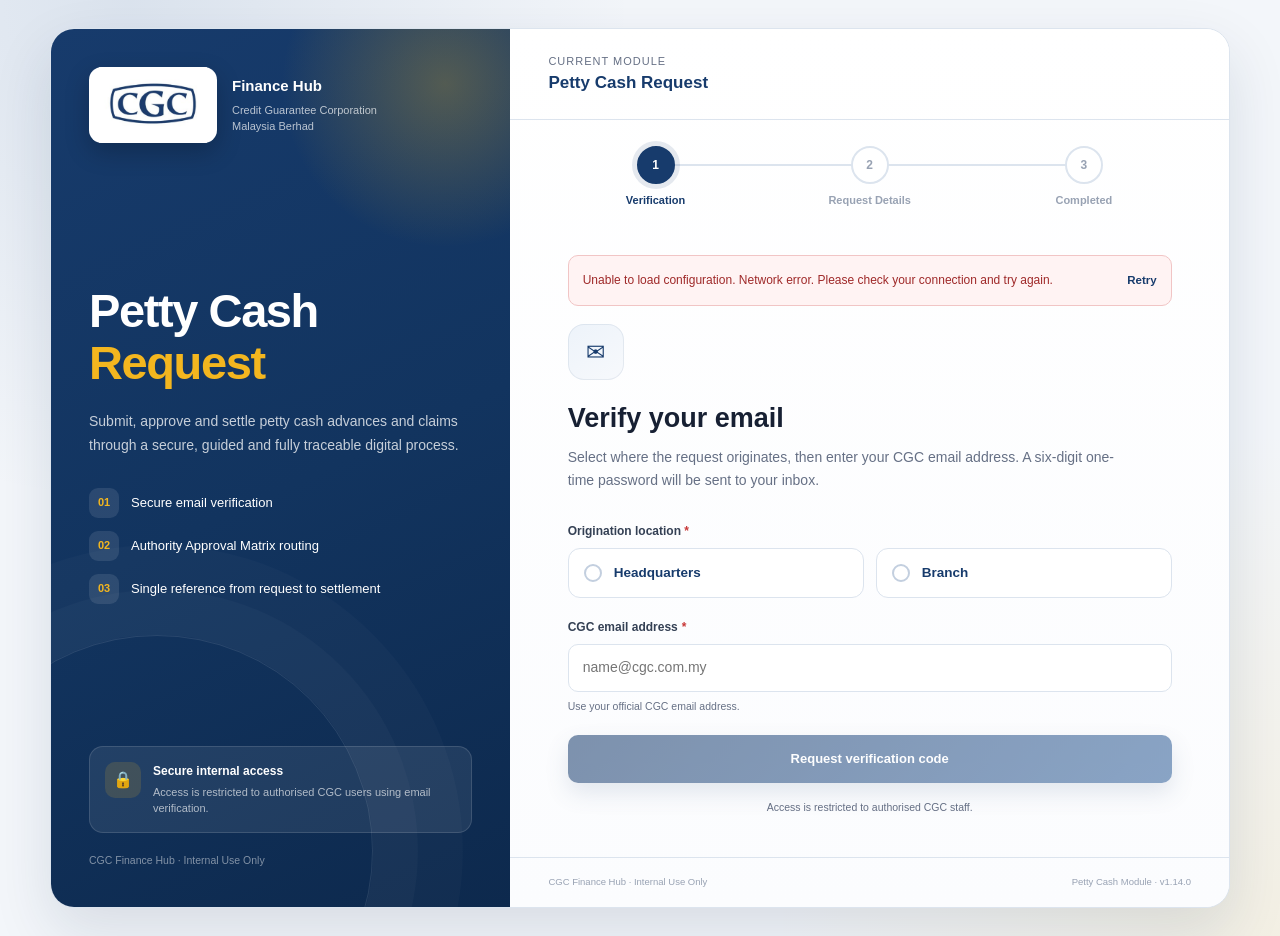
<file: pettycash/index.html>
<!DOCTYPE html>
<html lang="en">
<head>
<meta charset="UTF-8">
<meta name="viewport" content="width=device-width,initial-scale=1.0">
<meta name="description" content="CGC Finance Hub Petty Cash Request">
<title>Petty Cash Request | CGC Finance Hub</title>
<script>
/* Integrity guard: shows a visible warning if the main script below did not load completely */
window.addEventListener("load", function () {
if (typeof PC === "undefined" || !window.PC_READY) {
var d = document.createElement("div");
d.style.cssText = "position:fixed;left:0;right:0;top:0;z-index:99999;padding:14px 18px;background:#c83737;color:#fff;font:600 14px Segoe UI,Arial,sans-serif;text-align:center";
d.textContent = "This page did not load completely. Press Ctrl+Shift+R. If this message stays, the file on GitHub is incomplete or contains an error.";
document.body.appendChild(d);
}
});
</script>
<style>
:root{--navy:#173b6c;--dark:#0d294d;--blue:#2d5c97;--gold:#f3b61f;--bg:#f3f6fa;--white:#fff;--soft:#f7f9fc;--line:#dce4ee;--text:#172033;--muted:#667085;--green:#16835a;--red:#c83737;--shadow:0 24px 60px rgba(15,39,71,.12)}
*{box-sizing:border-box;margin:0;padding:0}html{scroll-behavior:smooth}
body{min-height:100vh;background:radial-gradient(circle at 10% 0,rgba(45,92,151,.12),transparent 34%),radial-gradient(circle at 100% 100%,rgba(243,182,31,.1),transparent 32%),var(--bg);color:var(--text);font-family:"Segoe UI",Arial,sans-serif;line-height:1.5}
button,input,select,textarea{font:inherit}.fa-hide{display:none!important}
.fa-page{min-height:100vh;padding:28px}
.fa-shell{width:min(1180px,100%);min-height:calc(100vh - 56px);margin:auto;overflow:hidden;background:#fff;border:1px solid var(--line);border-radius:24px;box-shadow:var(--shadow);display:grid;grid-template-columns:minmax(340px,39%) minmax(0,61%)}
.fa-brand{position:relative;overflow:hidden;min-height:720px;padding:38px;color:#fff;background:linear-gradient(155deg,var(--navy),#12345f 52%,var(--dark));display:flex;flex-direction:column}
.fa-brand:before{content:"";position:absolute;top:-110px;right:-100px;width:330px;height:330px;border-radius:50%;background:radial-gradient(circle,rgba(243,182,31,.28),rgba(243,182,31,.05) 58%,transparent 70%);pointer-events:none}
.fa-brand:after{content:"";position:absolute;bottom:-160px;left:-110px;width:430px;height:430px;border:1px solid rgba(255,255,255,.1);border-radius:50%;box-shadow:0 0 0 45px rgba(255,255,255,.025),0 0 0 90px rgba(255,255,255,.018);pointer-events:none}
.fa-brand-top,.fa-brand-content,.fa-security,.fa-brand-footer{position:relative;z-index:1}
.fa-brand-top{display:flex;align-items:center;gap:15px}
.fa-logo{width:128px;height:76px;flex:0 0 auto;padding:8px;overflow:hidden;border-radius:13px;background:#fff;box-shadow:0 9px 25px rgba(0,0,0,.22);display:flex;align-items:center;justify-content:center;position:relative}
.fa-logo img{display:block;width:100%;height:100%;object-fit:contain;transform:scale(1.8);transform-origin:center}.fa-logo-text{color:var(--navy);font:800 22px "Segoe UI",Arial,sans-serif;letter-spacing:2px}
.fa-brand-name strong{display:block;font-size:15px}.fa-brand-name span{display:block;max-width:190px;margin-top:4px;color:rgba(255,255,255,.7);font-size:11px}
.fa-brand-content{margin:auto 0;padding:48px 0}
.fa-brand h1{font-size:clamp(32px,4vw,47px);line-height:1.1;letter-spacing:-1.4px}.fa-brand h1 span{display:block;color:var(--gold)}
.fa-brand-description{max-width:410px;margin-top:20px;color:rgba(255,255,255,.76);font-size:14px;line-height:1.75}
.fa-features{display:grid;gap:13px;margin-top:30px}.fa-feature{display:flex;align-items:center;gap:12px;font-size:13px}
.fa-feature b{width:30px;height:30px;border-radius:9px;background:rgba(255,255,255,.1);color:var(--gold);display:grid;place-items:center;font-size:11px}
.fa-security{padding:15px;border:1px solid rgba(255,255,255,.13);border-radius:14px;background:rgba(255,255,255,.08);display:flex;gap:12px}
.fa-security-icon{width:36px;height:36px;flex:0 0 auto;border-radius:10px;background:rgba(243,182,31,.14);color:var(--gold);display:grid;place-items:center}
.fa-security strong{display:block;font-size:12px}.fa-security span{display:block;margin-top:4px;color:rgba(255,255,255,.65);font-size:11px}
.fa-brand-footer{margin-top:20px;color:rgba(255,255,255,.48);font-size:10.5px}
.fa-app{min-width:0;display:flex;flex-direction:column;background:linear-gradient(180deg,#fff,#fbfcfe)}
.fa-app-header{min-height:88px;padding:24px 38px;border-bottom:1px solid var(--line);display:flex;align-items:center;justify-content:space-between}
.fa-app-header small{display:block;color:var(--muted);font-size:11px;letter-spacing:1px;text-transform:uppercase}.fa-app-header strong{color:var(--navy);font-size:17px}
.fa-signout{padding:9px 14px;border:1px solid var(--line);border-radius:999px;background:#fff;color:var(--navy);font-size:12px;font-weight:650;cursor:pointer;transition:border-color .2s,background .2s}
.fa-signout:hover{border-color:var(--navy);background:var(--soft)}
.fa-progress{padding:26px 38px 0}
.fa-stepper{position:relative;display:grid;grid-template-columns:repeat(3,1fr)}
.fa-stepper:before{content:"";position:absolute;top:18px;left:calc(16.66% + 18px);right:calc(16.66% + 18px);height:2px;background:var(--line)}
.fa-step{position:relative;z-index:1;color:#98a2b3;text-align:center;display:flex;flex-direction:column;align-items:center}
.fa-step-number{width:38px;height:38px;margin-bottom:8px;border:2px solid var(--line);border-radius:50%;background:#fff;display:grid;place-items:center;font-size:12px;font-weight:700}
.fa-step-label{font-size:11px;font-weight:650}
.fa-step.fa-step-active{color:var(--navy)}.fa-step.fa-step-active .fa-step-number{border-color:var(--navy);background:var(--navy);color:#fff;box-shadow:0 0 0 5px rgba(23,59,108,.11)}
.fa-step.fa-step-done{color:var(--green)}.fa-step.fa-step-done .fa-step-number{border-color:var(--green);background:var(--green);color:#fff}
.fa-content{width:min(680px,100%);margin:auto;padding:46px 38px 42px;flex:1}
.fa-screen{animation:enter .3s ease}@keyframes enter{from{opacity:0;transform:translateY(10px)}to{opacity:1;transform:none}}
.fa-screen-icon{width:56px;height:56px;margin-bottom:22px;border-radius:16px;background:linear-gradient(145deg,#edf3fa,#f7f9fc);color:var(--navy);box-shadow:inset 0 0 0 1px rgba(23,59,108,.08);display:grid;place-items:center;font-size:23px}
.fa-title{font-size:27px;line-height:1.25}.fa-lead{max-width:560px;margin-top:10px;color:var(--muted);font-size:14px;line-height:1.65}
.fa-form{margin-top:30px}.fa-field{margin-bottom:20px}
.fa-field label{display:flex;gap:4px;margin-bottom:8px;color:#344054;font-size:12px;font-weight:650}
.fa-required{color:var(--red)}
.fa-field input,.fa-field select,.fa-field textarea{width:100%;min-height:48px;padding:12px 14px;border:1px solid var(--line);border-radius:10px;outline:none;background:#fff;color:var(--text);font-size:14px;transition:border-color .2s,box-shadow .2s}
.fa-field textarea{min-height:108px;resize:vertical}
.fa-field input:focus,.fa-field select:focus,.fa-field textarea:focus{border-color:var(--blue);box-shadow:0 0 0 4px rgba(45,92,151,.11)}
.fa-field input[readonly]{background:var(--soft);color:#475467;cursor:not-allowed}
.fa-field select:disabled{background:#eef1f5;color:#98a2b3;cursor:not-allowed}
.fa-bad{border-color:var(--red)!important}
.fa-hint{margin-top:7px;color:var(--muted);font-size:10.5px;display:flex;justify-content:space-between;gap:10px}
.fa-grid{display:grid;grid-template-columns:repeat(2,minmax(0,1fr));gap:16px}
.fa-btn{min-height:48px;padding:12px 20px;border:0;border-radius:10px;font-size:13px;font-weight:700;cursor:pointer;transition:transform .15s,box-shadow .2s,background .2s}
.fa-btn-primary{background:linear-gradient(135deg,var(--navy),var(--blue));color:#fff;box-shadow:0 10px 22px rgba(23,59,108,.2)}
.fa-btn-primary:hover:not(:disabled){transform:translateY(-1px);box-shadow:0 14px 28px rgba(23,59,108,.28)}
.fa-btn-secondary{border:1px solid var(--line);background:#fff;color:#344054}
.fa-btn-secondary:hover:not(:disabled){border-color:#c3cfdf;background:var(--soft)}
.fa-btn-block{width:100%}.fa-btn:disabled{cursor:not-allowed;opacity:.55}
.fa-actions{margin-top:28px;display:flex;justify-content:flex-end;gap:12px}.fa-actions-center{justify-content:center}
.fa-msg{margin-bottom:18px;padding:12px 14px;border-radius:10px;font-size:12px}
.fa-msg-error{border:1px solid #f1c5c5;background:#fff3f3;color:#9f2929}
.fa-msg-ok{border:1px solid #b8dfcf;background:#effaf5;color:#126b4b}
.fa-msg-warn{border:1px solid #f0d59d;background:#fff9ec;color:#885600}
.fa-msg-info{border:1px solid var(--line);background:var(--soft);color:#344054}
.pc-ref-row{display:flex;align-items:center;justify-content:space-between;gap:12px}
.fa-access-note{margin-top:17px;color:var(--muted);text-align:center;font-size:10.5px}
.fa-otp-email{margin-top:24px;padding:14px 16px;border:1px solid var(--line);border-radius:12px;background:var(--soft);color:var(--muted);font-size:12px}.fa-otp-email strong{color:var(--navy)}
.fa-otp-group{margin:28px 0 15px;display:grid;grid-template-columns:repeat(6,minmax(42px,58px));justify-content:center;gap:10px}
.fa-otp-box{width:100%;height:62px;border:1px solid var(--line);border-radius:12px;outline:none;text-align:center;color:var(--navy);font-size:25px;font-weight:750}
.fa-otp-box:focus{border-color:var(--blue);box-shadow:0 0 0 4px rgba(45,92,151,.11)}
.fa-otp-box.fa-filled{border-color:var(--navy);background:#f8fbff}.fa-otp-box.fa-bad{border-color:var(--red);background:#fff4f4}
.fa-otp-meta{margin-bottom:22px;color:var(--muted);text-align:center;font-size:11px}.fa-otp-meta strong{color:var(--navy)}
.fa-subactions{margin-top:16px;display:flex;justify-content:space-between}
.fa-link{padding:4px 0;border:0;background:transparent;color:var(--navy);font-size:11.5px;font-weight:650;cursor:pointer}.fa-link:disabled{color:#98a2b3;cursor:not-allowed}
.fa-summary{margin-top:7px;padding:16px 17px;border:1px solid var(--line);border-left:4px solid var(--gold);border-radius:12px;background:linear-gradient(135deg,#f8fafc,#f1f5fa);display:flex;justify-content:space-between;align-items:center;gap:12px}
.fa-summary span{color:var(--muted);font-size:11px;font-weight:650}.fa-summary strong{color:var(--navy);font-size:18px;white-space:nowrap}
.fa-success{text-align:center;padding-top:34px}
.fa-success-icon{width:76px;height:76px;margin:0 auto 22px;border:1px solid #b9dfd1;border-radius:24px;background:#ecf9f4;color:var(--green);display:grid;place-items:center;font-size:34px}
.fa-reference{margin:26px auto 14px;padding:18px;border:1px dashed var(--blue);border-radius:14px;background:#f6f9fd}
.fa-reference span{display:block;color:var(--muted);font-size:10px;font-weight:700;text-transform:uppercase}.fa-reference strong{color:var(--navy);font:700 22px Consolas,monospace}
.fa-success-note{max-width:480px;margin:0 auto 20px;color:var(--muted);font-size:12px}
.fa-footer{padding:17px 38px;border-top:1px solid var(--line);color:#98a2b3;font-size:9.5px;display:flex;justify-content:space-between}
.fa-loader{position:fixed;inset:0;z-index:9999;background:rgba(245,248,252,.88);display:grid;place-items:center}
.fa-loader-card{min-width:190px;padding:24px;border:1px solid var(--line);border-radius:18px;background:#fff;box-shadow:var(--shadow);text-align:center}
.fa-spinner{width:40px;height:40px;margin:0 auto 13px;border:4px solid #e4eaf1;border-top-color:var(--navy);border-radius:50%;animation:spin .75s linear infinite}@keyframes spin{to{transform:rotate(360deg)}}
.fa-upload{border:1.5px dashed #c3cfdf;border-radius:12px;background:var(--soft)}.fa-upload:hover,.fa-upload.fa-drag{border-color:var(--blue);background:#eef4fb}
.fa-upload-input{display:none}
.fa-upload-empty{display:flex;flex-direction:column;align-items:center;gap:3px;padding:22px 16px;cursor:pointer;text-align:center;color:#344054;font-size:13px}.fa-upload-empty strong{color:var(--navy)}.fa-upload-empty small{color:var(--muted);font-size:11px}
.fa-upload-icon{width:42px;height:42px;margin-bottom:6px;border-radius:12px;background:#fff;box-shadow:inset 0 0 0 1px var(--line);display:grid;place-items:center;color:var(--navy);font-size:19px}
.fa-upload.fa-has-file{border-style:solid;border-color:var(--line);background:#fff}.fa-upload-files{padding:14px}
.fa-upload-summary{display:flex;align-items:center;justify-content:space-between;gap:12px;padding-bottom:12px;border-bottom:1px solid var(--line)}
.fa-upload-summary strong{display:block;color:var(--navy);font-size:13px}.fa-upload-summary small{display:block;margin-top:2px;color:var(--muted);font-size:10.5px}
.fa-upload-summary-actions{display:flex;gap:8px}
.fa-upload-add,.fa-file-remove{padding:7px 12px;border:1px solid var(--line);border-radius:8px;background:#fff;color:var(--navy);font-size:12px;font-weight:650;cursor:pointer}.fa-file-remove{color:#b42318}
.fa-upload-file-list{display:grid;gap:9px;margin-top:12px}
.fa-upload-file-row{display:flex;align-items:center;gap:11px;padding:10px 11px;border:1px solid var(--line);border-radius:10px;background:var(--soft)}
.fa-file-icon{width:40px;height:40px;flex:0 0 auto;border-radius:10px;background:linear-gradient(145deg,var(--navy),var(--blue));color:#fff;display:grid;place-items:center;font-size:10px;font-weight:800}
.fa-file-info{flex:1;min-width:0}.fa-file-info strong{display:block;overflow:hidden;font-size:12.5px;text-overflow:ellipsis;white-space:nowrap}.fa-file-info small{display:block;color:var(--muted);font-size:10.5px}
.fa-file-remove-one{width:32px;height:32px;flex:0 0 auto;border:1px solid var(--line);border-radius:8px;background:#fff;color:var(--red);font-size:16px;cursor:pointer}
.pc-hero{position:relative;overflow:hidden;margin-bottom:30px;padding:24px 30px 28px;border-radius:20px;color:#fff;background:linear-gradient(135deg,#1a4278 0%,var(--navy) 38%,var(--dark) 100%);box-shadow:0 18px 38px rgba(15,39,71,.2),inset 0 1px 0 rgba(255,255,255,.1)}
.pc-hero:before{content:"";position:absolute;top:-110px;right:-70px;width:300px;height:300px;border-radius:50%;background:radial-gradient(circle,rgba(96,165,250,.30),rgba(96,165,250,.07) 55%,transparent 70%);pointer-events:none}
.pc-hero:after{content:"";position:absolute;left:0;right:0;bottom:0;height:3px;background:linear-gradient(90deg,var(--gold),rgba(243,182,31,.55) 45%,rgba(243,182,31,0) 100%);pointer-events:none}
.pc-hero>*{position:relative;z-index:1}
.pc-hero-top{display:flex;align-items:center;justify-content:space-between;gap:14px;flex-wrap:wrap}
.pc-hero-date{display:inline-flex;align-items:center;gap:9px;color:rgba(255,255,255,.68);font-size:10.5px;font-weight:650;letter-spacing:1.1px;text-transform:uppercase}
.pc-hero-icon{width:26px;height:26px;display:grid;place-items:center;border-radius:8px;background:rgba(96,165,250,.18);color:#bfdbfe}
.pc-hero-icon svg{width:15px;height:15px}
.pc-hero-loc{display:inline-flex;align-items:center;gap:8px;padding:6px 14px;border:1px solid rgba(147,197,253,.45);border-radius:999px;background:rgba(96,165,250,.16);color:#dbeafe;font-size:11px;font-weight:700;letter-spacing:.3px}
.pc-hero-loc:before{content:"";width:6px;height:6px;border-radius:50%;background:#93c5fd;box-shadow:0 0 0 3px rgba(147,197,253,.25)}
.pc-hero h2{margin-top:18px;font-size:31px;line-height:1.2;font-weight:650;letter-spacing:-.7px}
.pc-hero h2 span{color:var(--gold)}
.pc-hero p{margin-top:14px;padding-top:14px;border-top:1px solid rgba(255,255,255,.12);max-width:520px;color:rgba(255,255,255,.76);font-size:13px;line-height:1.6}
.pc-lock{position:relative}
.pc-lock input{padding-right:42px;font-weight:600}
.pc-lock:after{content:"";position:absolute;right:15px;top:50%;width:15px;height:15px;transform:translateY(-50%);background:url("data:image/svg+xml;utf8,%3Csvg xmlns='http://www.w3.org/2000/svg' viewBox='0 0 24 24' fill='none' stroke='%2398a2b3' stroke-width='2' stroke-linecap='round' stroke-linejoin='round'%3E%3Crect x='4' y='11' width='16' height='10' rx='2'/%3E%3Cpath d='M8 11V7a4 4 0 018 0v4'/%3E%3C/svg%3E") center/contain no-repeat;pointer-events:none}
.pc-label{display:block;margin-bottom:8px;color:#344054;font-size:12px;font-weight:650}
.pc-choices{display:grid;grid-template-columns:repeat(2,minmax(0,1fr));gap:12px;margin-bottom:20px}
.pc-choice{position:relative;display:flex;align-items:center;gap:12px;padding:14px 15px;border:1px solid var(--line);border-radius:12px;background:#fff;cursor:pointer;transition:border-color .2s,box-shadow .2s,background .2s}
.pc-choice:hover{border-color:#c3cfdf}
.pc-choice input{position:absolute;opacity:0;pointer-events:none}
.pc-dot{width:18px;height:18px;flex:0 0 auto;border:2px solid #c3cfdf;border-radius:50%;background:#fff}
.pc-choice strong{display:block;color:var(--navy);font-size:13.5px}.pc-choice small{display:block;margin-top:2px;color:var(--muted);font-size:11px;line-height:1.45}
.pc-choice.pc-checked{border-color:var(--navy);background:#f6f9fd;box-shadow:0 0 0 4px rgba(23,59,108,.08)}
.pc-choice.pc-checked .pc-dot{border-color:var(--navy);background:var(--navy);box-shadow:inset 0 0 0 3px #fff}
.pc-choices.fa-bad .pc-choice{border-color:var(--red)}
.pc-sechead{display:flex;justify-content:space-between;align-items:baseline;gap:12px;margin-bottom:10px}
.pc-sechead span{color:var(--muted);font-size:11px;font-weight:650;letter-spacing:.6px;text-transform:uppercase}
.pc-sechead strong{color:var(--navy);font-size:12px}
.pc-secbar{display:grid;grid-template-columns:repeat(7,1fr);gap:5px;margin-bottom:28px}
.pc-secbar i{height:4px;border-radius:4px;background:var(--line);transition:background .25s}
.pc-secbar i.pc-on{background:var(--navy)}.pc-secbar i.pc-done{background:var(--green)}
.pc-section{animation:enter .25s ease}
.pc-subtitle{font-size:21px;line-height:1.3;color:var(--text)}
.pc-sublead{margin:8px 0 24px;color:var(--muted);font-size:13px;line-height:1.6}
.pc-note{margin-bottom:20px;padding:12px 14px;border:1px solid var(--line);border-left:4px solid var(--navy);border-radius:10px;background:var(--soft);color:#344054;font-size:12px}
.pc-gl-card{margin-bottom:20px;padding:14px 16px;border:1px solid var(--line);border-radius:12px;background:var(--soft)}
.pc-meta{display:grid;grid-template-columns:repeat(2,minmax(0,1fr));gap:10px 16px}
.pc-meta small{display:block;color:var(--muted);font-size:9.5px;font-weight:700;letter-spacing:.5px;text-transform:uppercase}
.pc-meta b{display:block;color:var(--text);font-size:12.5px;font-weight:650;word-break:break-word}
.pc-meta .pc-full{grid-column:1/-1}
.pc-review{margin-bottom:12px;border:1px solid var(--line);border-radius:14px;background:#fff;overflow:hidden}
.pc-review-head{display:flex;justify-content:space-between;align-items:center;padding:11px 16px;border-bottom:1px solid var(--line);background:var(--soft)}
.pc-review-head strong{color:var(--navy);font-size:12.5px}
.pc-review .pc-meta{padding:14px 16px}
.pc-declare{margin-top:18px;padding:15px 16px;border:1px solid var(--line);border-left:4px solid var(--gold);border-radius:12px;background:#fffdf6;font-size:12px;color:#344054}
.pc-check{display:flex;align-items:flex-start;gap:10px;margin-top:12px;font-weight:650;cursor:pointer}
.pc-check input{width:17px;height:17px;margin-top:2px;accent-color:var(--navy)}
.pc-nav{margin-top:28px;display:flex;justify-content:space-between;gap:12px}

.pc-header-actions{display:flex;align-items:center;gap:9px}
.pc-history-overlay{position:fixed;inset:0;z-index:10000;padding:24px;background:rgba(13,41,77,.7);overflow:auto}
.pc-history-panel{width:min(980px,100%);margin:auto;border-radius:20px;background:#fff;box-shadow:0 24px 70px rgba(0,0,0,.25);overflow:hidden}
.pc-history-head{display:flex;align-items:center;gap:16px;padding:22px 26px;border-bottom:1px solid var(--line);background:linear-gradient(135deg,#f8fafc,#eef4fb)}
.pc-history-head h2{color:var(--navy);font-size:22px}.pc-history-head p{color:var(--muted);font-size:12px}.pc-history-close{margin-left:auto;width:38px;height:38px;border:1px solid var(--line);border-radius:10px;background:#fff;color:var(--navy);font-size:22px;cursor:pointer}
.pc-history-body{padding:24px 26px 30px}.pc-history-toolbar{display:flex;align-items:center;gap:12px;margin-bottom:18px}.pc-history-count{color:var(--muted);font-size:12px}.pc-history-refresh{margin-left:auto}
.pc-history-list{display:grid;gap:12px}.pc-history-item{width:100%;padding:16px 18px;border:1px solid var(--line);border-radius:14px;background:#fff;text-align:left;cursor:pointer;transition:.18s}.pc-history-item:hover{border-color:var(--blue);box-shadow:0 9px 24px rgba(23,59,108,.1);transform:translateY(-1px)}
.pc-history-item-top{display:flex;align-items:center;gap:12px}.pc-history-ref{color:var(--navy);font-weight:750}.pc-history-status{margin-left:auto;padding:5px 9px;border-radius:999px;background:#eef4fb;color:var(--navy);font-size:10px;font-weight:700}.pc-history-meta{display:flex;flex-wrap:wrap;gap:8px 18px;margin-top:8px;color:var(--muted);font-size:11px}.pc-history-amount{color:var(--text);font-weight:700}
.pc-history-empty{padding:44px 18px;border:1px dashed var(--line);border-radius:14px;background:var(--soft);color:var(--muted);text-align:center}.pc-history-detail{margin-top:20px;padding-top:20px;border-top:1px solid var(--line)}.pc-history-detail-title{display:flex;align-items:center;gap:12px;margin-bottom:14px}.pc-history-detail-title h3{color:var(--navy);font-size:17px}.pc-history-back{margin-left:auto}
.pc-detail-section{margin-bottom:12px;border:1px solid var(--line);border-radius:12px;overflow:hidden}.pc-detail-section h4{padding:10px 14px;background:var(--soft);color:var(--navy);font-size:12px}.pc-detail-grid{display:grid;grid-template-columns:repeat(2,minmax(0,1fr));gap:12px 18px;padding:14px}.pc-detail-grid div{min-width:0}.pc-detail-grid small{display:block;color:var(--muted);font-size:9px;font-weight:700;text-transform:uppercase}.pc-detail-grid b{display:block;margin-top:3px;font-size:12px;word-break:break-word}.pc-detail-full{grid-column:1/-1}
@media(max-width:640px){.pc-header-actions{gap:5px}.pc-header-actions .fa-signout{padding:8px 9px;font-size:10px}.pc-history-overlay{padding:0}.pc-history-panel{min-height:100vh;border-radius:0}.pc-history-head,.pc-history-body{padding:18px}.pc-detail-grid{grid-template-columns:1fr}.pc-detail-full{grid-column:auto}}
@media(max-width:940px){.fa-page{padding:0}.fa-shell{min-height:100vh;border:0;border-radius:0;box-shadow:none;grid-template-columns:1fr}.fa-brand{min-height:auto;padding:24px}.fa-brand-content{margin:35px 0 28px;padding:0}.fa-brand h1{font-size:34px}.fa-features,.fa-security,.fa-brand-footer{display:none}}
@media(max-width:640px){.fa-brand{padding:20px}.fa-logo{width:108px;height:66px}.fa-brand h1{font-size:29px}.fa-app-header{min-height:72px;padding:18px 20px}.fa-progress{padding:22px 20px 0}.fa-content{padding:34px 20px 36px}.fa-title{font-size:23px}.fa-grid,.pc-choices,.pc-meta{grid-template-columns:1fr}.fa-grid{gap:0}.fa-otp-group{grid-template-columns:repeat(6,minmax(34px,1fr));gap:6px}.fa-otp-box{height:54px;font-size:21px}.pc-nav,.fa-actions{flex-direction:column-reverse}.pc-nav .fa-btn,.fa-actions .fa-btn{width:100%}.fa-footer{padding:15px 20px;flex-direction:column;text-align:center}.pc-hero{padding:20px 20px 24px}.pc-hero h2{font-size:25px;margin-top:14px}}
</style>
</head>
<body>
<div class="fa-page"><div class="fa-shell">
<aside class="fa-brand">
<div class="fa-brand-top">
<div class="fa-logo" id="pcLogo" role="img" aria-label="CGC logo"></div>
<div class="fa-brand-name"><strong>Finance Hub</strong><span>Credit Guarantee Corporation Malaysia Berhad</span></div>
</div>
<div class="fa-brand-content">
<h1>Petty Cash <span>Request</span></h1>
<p class="fa-brand-description">Submit, approve and settle petty cash advances and claims through a secure, guided and fully traceable digital process.</p>
<div class="fa-features">
<div class="fa-feature"><b>01</b><span>Secure email verification</span></div>
<div class="fa-feature"><b>02</b><span>Authority Approval Matrix routing</span></div>
<div class="fa-feature"><b>03</b><span>Single reference from request to settlement</span></div>
</div>
</div>
<div class="fa-security">
<div class="fa-security-icon">&#128274;</div>
<div><strong>Secure internal access</strong><span>Access is restricted to authorised CGC users using email verification.</span></div>
</div>
<div class="fa-brand-footer">CGC Finance Hub &middot; Internal Use Only</div>
</aside>
<section class="fa-app">
<header class="fa-app-header">
<div><small>Current module</small><strong>Petty Cash Request</strong></div>
<div class="pc-header-actions">
<button type="button" id="pcBtnHistory" class="fa-signout fa-hide">My Request History</button>
<button type="button" id="pcBtnSignOut" class="fa-signout fa-hide">Sign out</button>
</div>
</header>
<div class="fa-progress">
<nav class="fa-stepper">
<div class="fa-step fa-step-active" data-step="1"><span class="fa-step-number">1</span><span class="fa-step-label">Verification</span></div>
<div class="fa-step" data-step="2"><span class="fa-step-number">2</span><span class="fa-step-label">Request Details</span></div>
<div class="fa-step" data-step="3"><span class="fa-step-number">3</span><span class="fa-step-label">Completed</span></div>
</nav>
</div>
<main class="fa-content">
<div id="pcRefBanner" class="fa-msg fa-hide" role="status"></div>
<section id="pcScreenEmail" class="fa-screen">
<div class="fa-screen-icon">&#9993;</div>
<h2 class="fa-title">Verify your email</h2>
<p class="fa-lead">Select where the request originates, then enter your CGC email address. A six-digit one-time password will be sent to your inbox.</p>
<div class="fa-form">
<span class="pc-label">Origination location <span class="fa-required">*</span></span>
<div class="pc-choices" id="pcLocationGroup">
<label class="pc-choice">
<input type="radio" name="pcLocation" value="HQ">
<span class="pc-dot"></span>
<span><strong>Headquarters</strong></span>
</label>
<label class="pc-choice">
<input type="radio" name="pcLocation" value="Branch">
<span class="pc-dot"></span>
<span><strong>Branch</strong></span>
</label>
</div>
<div class="fa-field fa-hide" id="pcBranchField">
<label for="pcBranch">Branch <span class="fa-required">*</span></label>
<select id="pcBranch"><option value="" selected disabled hidden>&mdash; Select &mdash;</option></select>
</div>
<div class="fa-field">
<label for="pcEmail">CGC email address <span class="fa-required">*</span></label>
<input type="email" id="pcEmail" placeholder="name@cgc.com.my" autocomplete="email" spellcheck="false">
<div class="fa-hint"><span>Use your official CGC email address.</span></div>
</div>
<div id="pcEmailMsg" class="fa-msg fa-hide" role="alert"></div>
<button type="button" id="pcBtnRequestOtp" class="fa-btn fa-btn-primary fa-btn-block" disabled>Request verification code</button>
<p class="fa-access-note">Access is restricted to authorised CGC staff.</p>
</div>
</section>
<section id="pcScreenOtp" class="fa-screen fa-hide">
<div class="fa-screen-icon">&#128274;</div>
<h2 class="fa-title">Enter verification code</h2>
<p class="fa-lead">Enter the six-digit code sent to the registered email address.</p>
<div class="fa-otp-email">Verification code sent to <strong id="pcMaskedEmail"></strong></div>
<div class="fa-otp-group">
<input type="text" maxlength="1" inputmode="numeric" class="fa-otp-box" autocomplete="one-time-code">
<input type="text" maxlength="1" inputmode="numeric" class="fa-otp-box">
<input type="text" maxlength="1" inputmode="numeric" class="fa-otp-box">
<input type="text" maxlength="1" inputmode="numeric" class="fa-otp-box">
<input type="text" maxlength="1" inputmode="numeric" class="fa-otp-box">
<input type="text" maxlength="1" inputmode="numeric" class="fa-otp-box">
</div>
<div class="fa-otp-meta">Code expires in <strong id="pcTimer">01:00</strong></div>
<div id="pcOtpMsg" class="fa-msg fa-hide"></div>
<button type="button" id="pcBtnVerify" class="fa-btn fa-btn-primary fa-btn-block">Verify and continue</button>
<div class="fa-subactions">
<button type="button" id="pcBtnResend" class="fa-link" disabled>Resend code</button>
<button type="button" id="pcBtnChangeEmail" class="fa-link">Change email address</button>
</div>
</section>
<section id="pcScreenForm" class="fa-screen fa-hide">
<div class="pc-hero">
<div class="pc-hero-top">
<span class="pc-hero-date"><span class="pc-hero-icon" id="pcGreetIcon"></span><span id="pcHeroDate"></span></span>
<span class="pc-hero-loc" id="pcUserLocation"></span>
</div>
<h2 id="pcGreeting"></h2>
<p>Complete the seven short sections below to submit your petty cash request.</p>
</div>
<div class="pc-sechead"><span id="pcSecCounter">Section 1 of 7</span><strong id="pcSecName">Requestor</strong></div>
<div class="pc-secbar" id="pcSecBar"><i></i><i></i><i></i><i></i><i></i><i></i><i></i></div>
<form id="pcForm" novalidate>
<div class="pc-section" data-section="1">
<h3 class="pc-subtitle">Requestor details</h3>
<p class="pc-sublead" id="pcReqLead">Your name and email come from your verified sign-in and cannot be edited. Select your department to continue.</p>
<div id="pcTypeBlock">
<span class="pc-label">Request type <span class="fa-required">*</span></span>
<div class="pc-choices" id="pcTypeGroup">
<label class="pc-choice">
<input type="radio" name="pcType" value="Advance">
<span class="pc-dot"></span>
<span><strong>Petty Cash Advance</strong><small>Funds required before spending</small></span>
</label>
<label class="pc-choice">
<input type="radio" name="pcType" value="Claim">
<span class="pc-dot"></span>
<span><strong>Petty Cash Claim</strong><small>Expense already incurred</small></span>
</label>
</div>
</div>
<div class="fa-grid">
<div class="fa-field"><label for="pcFullName">Full name</label><div class="pc-lock"><input id="pcFullName" readonly></div></div>
<div class="fa-field"><label for="pcEmailLocked">Email address</label><div class="pc-lock"><input id="pcEmailLocked" readonly></div></div>
</div>
<div class="fa-grid">
<div class="fa-field" id="pcDeptField"><label for="pcDepartment">Department <span class="fa-required">*</span></label><select id="pcDepartment"></select></div>
<div class="fa-field fa-hide" id="pcBranchLockField"><label for="pcBranchLocked">Branch</label><div class="pc-lock"><input id="pcBranchLocked" readonly></div></div>
<div class="fa-field"><label for="pcRequestDate">Request date</label><div class="pc-lock"><input id="pcRequestDate" readonly></div></div>
</div>
</div>
<div class="pc-section fa-hide" data-section="2">
<h3 class="pc-subtitle">Request details</h3>
<p class="pc-sublead">State the amount required and the business purpose. Every approver reviews this information.</p>
<div id="pcClaimBlock" class="fa-hide">
<div class="fa-grid">
<div class="fa-field"><label for="pcOrigRef">Original request reference <span class="fa-required">*</span></label><input id="pcOrigRef" placeholder="YYYY/MM/DD/DEPT/0001"></div>
<div class="fa-field"><label for="pcOrigAmount">Original amount (RM) <span class="fa-required">*</span></label><input type="text" id="pcOrigAmount" inputmode="decimal" autocomplete="off" placeholder="0.00"></div>
</div>
</div>
<div class="fa-grid">
<div class="fa-field"><label for="pcAmount">Amount requested (RM) <span class="fa-required">*</span></label><input type="text" id="pcAmount" inputmode="decimal" autocomplete="off" placeholder="0.00" aria-describedby="pcAmountLimit"><div class="fa-hint" id="pcAmountLimit"><span>Maximum allowed: RM 4,000.00</span></div></div>
<div class="fa-field"><label for="pcDateRequired">Date required <span class="fa-required">*</span></label><input type="date" id="pcDateRequired"></div>
</div>
<div class="fa-field">
<label for="pcPurpose">Purpose of request <span class="fa-required">*</span></label>
<textarea id="pcPurpose" maxlength="500" placeholder="Describe what the funds will be used for and why they are required"></textarea>
<div class="fa-hint"><span>Provide enough detail for approval and Finance processing.</span><span><span id="pcCharCount">0</span>/500</span></div>
</div>
<div class="fa-summary"><span>Amount requested</span><strong id="pcTotal">RM 0.00</strong></div>
</div>
<div class="pc-section fa-hide" data-section="3">
<h3 class="pc-subtitle">Budget and GL classification</h3>
<p class="pc-sublead">Select the expense classification from the SAP S/4HANA master data. The cost centre is applied automatically.</p>
<div class="fa-field"><label for="pcOpex">Class of OPEX <span class="fa-required">*</span></label><select id="pcOpex"></select></div>
<div class="fa-field"><label for="pcGl">SAP GL code <span class="fa-required">*</span></label><select id="pcGl"></select></div>
<div id="pcGlCard" class="pc-gl-card fa-hide">
<div class="pc-meta">
<div><small>Class of OPEX</small><b id="pcGlOpexClass"></b></div>
<div><small>SAP GL code</small><b id="pcGlCode"></b></div>
<div id="pcGlCostCentreRow"><small>Cost centre</small><b id="pcGlCostCentre"></b></div>
<div class="pc-full"><small>SAP GL description</small><b id="pcGlDesc"></b></div>
<div class="pc-full"><small>Type of expense</small><b id="pcGlType"></b></div>
</div>
</div>
</div>
<div class="pc-section fa-hide" data-section="4">
<h3 class="pc-subtitle">Payment details</h3>
<p class="pc-sublead">Provide the account to receive the funds. Finance transfers approved amounts via Maybank2u outside this system.</p>
<div class="fa-grid">
<div class="fa-field">
<label for="pcBank">Bank <span class="fa-required">*</span></label>
<select id="pcBank"><option value="" selected disabled hidden>&mdash; Select &mdash;</option></select>
</div>
<div class="fa-field">
<label for="pcAccount">Account number <span class="fa-required">*</span></label>
<input id="pcAccount" inputmode="numeric" autocomplete="off" placeholder="Digits only">
</div>
</div>
<div class="fa-field fa-hide" id="pcOtherBankField"><label for="pcOtherBank">Bank name <span class="fa-required">*</span></label><input id="pcOtherBank"></div>
</div>
<div class="pc-section fa-hide" data-section="5">
<h3 class="pc-subtitle">Approvals</h3>
<p class="pc-sublead">Approvers are assigned automatically from the Authority Approval Matrix and cannot be changed.</p>
<div id="pcHqApprovers">
<div class="fa-field"><label for="pcApprover1">First approver</label><div class="pc-lock"><input id="pcApprover1" readonly placeholder="Assigned automatically"></div></div>
<div class="fa-field"><label for="pcApprover2">Second approver</label><div class="pc-lock"><input id="pcApprover2" readonly placeholder="Assigned automatically"></div></div>
</div>
<div id="pcBranchApprovers" class="fa-hide">
<div class="fa-field"><label for="pcVerifier">Branch verifier</label><div class="pc-lock"><input id="pcVerifier" readonly placeholder="Assigned automatically"></div></div>
<div class="fa-field"><label for="pcBranchMgmt">Branch Management approver</label><div class="pc-lock"><input id="pcBranchMgmt" readonly placeholder="Assigned automatically"></div></div>
</div>
<div class="pc-note">After departmental approval, the request is routed to a Finance Processor, who assigns the Finance Approver under the Finance Authority Approval Matrix.</div>
</div>
<div class="pc-section fa-hide" data-section="6">
<h3 class="pc-subtitle">Supporting documents</h3>
<p class="pc-sublead">Attach the Budget Confirmation Approval (BCA) or the approved supporting paper.</p>
<div class="fa-field">
<label for="pcFile">BCA or approved supporting paper <span class="fa-required">*</span></label>
<div class="fa-upload" id="pcZone">
<input type="file" id="pcFile" class="fa-upload-input" multiple>
<label for="pcFile" class="fa-upload-empty" id="pcZoneEmpty">
<span class="fa-upload-icon">&#8679;</span>
<span><strong>Click to upload</strong> or drag and drop files</span>
<small id="pcZoneHint"></small>
</label>
<div class="fa-upload-files fa-hide" id="pcZoneSelected">
<div class="fa-upload-summary">
<div><strong id="pcFileCount">0 files selected</strong><small id="pcFileSize">0 B total</small></div>
<div class="fa-upload-summary-actions">
<label for="pcFile" class="fa-upload-add">&#10133; Add more</label>
<button type="button" id="pcRemoveAll" class="fa-file-remove">Remove all</button>
</div>
</div>
<div id="pcFileList" class="fa-upload-file-list"></div>
</div>
</div>
</div>
<div class="pc-note">Payment receipts, purchase receipts and refund documents are uploaded at later stages under the same request reference.</div>
</div>
<div class="pc-section fa-hide" data-section="7">
<h3 class="pc-subtitle">Review and submit</h3>
<p class="pc-sublead">Check every detail before submitting. Once submitted, the request is routed for approval and cannot be edited.</p>
<div id="pcReview"></div>
<div class="pc-declare">
I confirm that the information submitted is complete and accurate, and that this request is for a legitimate CGC business purpose. I will submit the payment acknowledgement, purchase receipts and any refund documents under the same request reference.
<label class="pc-check"><input type="checkbox" id="pcDeclare"><span>I accept this declaration</span></label>
</div>
</div>
<div id="pcFormMsg" class="fa-msg fa-hide" style="margin-top:20px"></div>
<div class="pc-nav">
<button type="button" id="pcBtnBack" class="fa-btn fa-btn-secondary">Back</button>
<button type="button" id="pcBtnNext" class="fa-btn fa-btn-primary">Continue</button>
</div>
</form>
</section>
<section id="pcScreenDone" class="fa-screen fa-success fa-hide">
<div class="fa-success-icon">&#10003;</div>
<h2 class="fa-title">Request submitted successfully</h2>
<p class="fa-lead" style="margin-left:auto;margin-right:auto">The request has been recorded and routed to the first approver.</p>
<div class="fa-reference"><span>Request reference number</span><strong id="pcRefNo"></strong></div>
<p class="fa-success-note">Use this reference for the payment acknowledgement, purchase receipts and any refund documents.</p>
<div class="fa-actions fa-actions-center">
<button type="button" id="pcBtnAnother" class="fa-btn fa-btn-primary">Submit another request</button>
</div>
</section>
</main>
<footer class="fa-footer"><span>CGC Finance Hub &middot; Internal Use Only</span><span>Petty Cash Module &middot; <span id="pcVersion"></span></span></footer>
</section>
</div></div>

<div id="pcHistoryOverlay" class="pc-history-overlay fa-hide" role="dialog" aria-modal="true" aria-labelledby="pcHistoryTitle">
<div class="pc-history-panel">
<div class="pc-history-head"><div><h2 id="pcHistoryTitle">My Request History</h2><p>All Petty Cash requests submitted using your verified email.</p></div><button type="button" id="pcHistoryClose" class="pc-history-close" aria-label="Close">&times;</button></div>
<div class="pc-history-body">
<div class="pc-history-toolbar"><span id="pcHistoryCount" class="pc-history-count"></span><button type="button" id="pcHistoryRefresh" class="fa-btn fa-btn-secondary pc-history-refresh">Refresh</button></div>
<div id="pcHistoryMsg" class="fa-msg fa-hide"></div>
<div id="pcHistoryList" class="pc-history-list"></div>
<div id="pcHistoryDetail" class="pc-history-detail fa-hide"></div>
</div></div></div>
<div id="pcLoader" class="fa-loader fa-hide"><div class="fa-loader-card"><div class="fa-spinner"></div><span id="pcLoaderText">Processing...</span></div></div>
<script>
/* Layout guard: removes invisible text (non-breaking or zero-width spaces) that can sneak in when code is copied from a chat window.
Left in place, each one becomes a blank item inside the flex and grid layouts and scrambles the page. */
(function () {
var INVISIBLE = /[\u00a0\u200b\u200c\u200d\u2060\ufeff]/;
var EMPTY = /^[\s\u00a0\u200b\u200c\u200d\u2060\ufeff]*$/;
var removed = 0, working = false;
function clean(root){
if (working || !root) return;
working = true;
try {
var walker = document.createTreeWalker(root, NodeFilter.SHOW_TEXT, null, false);
var doomed = [], node;
while ((node = walker.nextNode())){
var p = node.parentNode && node.parentNode.nodeName;
if (p === "SCRIPT" || p === "STYLE" || p === "TEXTAREA") continue;
if (INVISIBLE.test(node.data) && EMPTY.test(node.data)) doomed.push(node);
}
doomed.forEach(function (n) { if (n.parentNode){ n.parentNode.removeChild(n); removed++; } });
} catch (e) {}
working = false;
}
function start(){
var root = document.body;
clean(root);
console.log("Layout clean-up: removed " + removed + " invisible item(s).");
try { new MutationObserver(function(){ clean(root); }).observe(root, { childList: true, subtree: true }); } catch (e) {}
}
if (document.readyState === "loading") document.addEventListener("DOMContentLoaded", start); else start();
})();
</script>
<script>
var PC_CONFIG = {
moduleCode : "PC",
appVersion : "v1.14.0",
maxRequestAmount : 4000,
getMyRequestsUrl : "https://ca5fc5190790e573a9eafd8b611366.91.environment.api.powerplatform.com:443/powerautomate/automations/direct/cu/01/workflows/58cc81b438314d83915ccc766082f4b0/triggers/manual/paths/invoke?api-version=1&sp=%2Ftriggers%2Fmanual%2Frun&sv=1.0&sig=eTsMhJgrax_an56OyGy4TYS0qAFwsndvb79B9dcXlWw",
logoUrls : ["../assets/images/cgc-logo.jpg","/Finance-Hub/assets/images/cgc-logo.jpg","../assets/images/cgc-logo.png","assets/images/cgc-logo.jpg","../../assets/images/cgc-logo.jpg"],
requestOtpUrl : "https://ca5fc5190790e573a9eafd8b611366.91.environment.api.powerplatform.com:443/powerautomate/automations/direct/cu/11/workflows/33f0420df9d24fa581047ade11d2030b/triggers/manual/paths/invoke?api-version=1&sp=%2Ftriggers%2Fmanual%2Frun&sv=1.0&sig=2oMHnIsXj9_3fZjUGbxUx8Urya24YvMGQsZgeVdiMZ4",
verifyOtpUrl : "https://ca5fc5190790e573a9eafd8b611366.91.environment.api.powerplatform.com:443/powerautomate/automations/direct/cu/04/workflows/f6be59a13d4945efb46def390e9c78ca/triggers/manual/paths/invoke?api-version=1&sp=%2Ftriggers%2Fmanual%2Frun&sv=1.0&sig=z9sOqNYNyFxnlBceUtloiMg0xCEHqFTh5EX1Pm3RYGQ",
/* >>> PASTE THE PC_SubmitRequest HTTP POST URL BETWEEN THE QUOTES BELOW <<< */
submitUrl : "https://ca5fc5190790e573a9eafd8b611366.91.environment.api.powerplatform.com:443/powerautomate/automations/direct/cu/16/workflows/80c871b86a5b4e3894c94130dfb93693/triggers/manual/paths/invoke?api-version=1&sp=%2Ftriggers%2Fmanual%2Frun&sv=1.0&sig=5_GDNVS9esgL8LedDsFFQyf_nEIdUX9kVceq3vDJ6_Q",
/* >>> PASTE THE PC_GetReferenceData HTTP POST URL BETWEEN THE QUOTES BELOW <<< */
referenceDataUrl : "https://ca5fc5190790e573a9eafd8b611366.91.environment.api.powerplatform.com:443/powerautomate/automations/direct/cu/20/workflows/5cb2b93c382e4d7697460f922b241aae/triggers/manual/paths/invoke?api-version=1&sp=%2Ftriggers%2Fmanual%2Frun&sv=1.0&sig=P8ZH9yFa1gEKc8lFFbHexcQWnMthFUJjEznpEn4NOAQ",
allowedDomain : "cgc.com.my",
otpLength : 6,
otpValidSeconds : 60,
resendCooldown : 30,
sessionMinutes : 30,
sessionKey : "pc_session",
maxUploadMB : 10,
referenceTimeoutMs : 20000,
submitTimeoutMs : 120000,
allowedExtensions : ["pdf","doc","docx","xls","xlsx","jpg","jpeg","png"]
};
var PC = (function () {
var SECTIONS = ["Requestor","Request","Budget & GL","Payment","Approvals","Documents","Review"];
var SCREENS = ["pcScreenEmail","pcScreenOtp","pcScreenForm","pcScreenDone"];
var STEP_MAP = { pcScreenEmail:1, pcScreenOtp:1, pcScreenForm:2, pcScreenDone:3 };
var ICON_SUN = '<svg viewBox="0 0 24 24" fill="none" stroke="currentColor" stroke-width="2" stroke-linecap="round" stroke-linejoin="round"><circle cx="12" cy="12" r="4"/><path d="M12 2v2M12 20v2M4.9 4.9l1.4 1.4M17.7 17.7l1.4 1.4M2 12h2M20 12h2M4.9 19.1l1.4-1.4M17.7 6.3l1.4-1.4"/></svg>';
var ICON_MOON = '<svg viewBox="0 0 24 24" fill="none" stroke="currentColor" stroke-width="2" stroke-linecap="round" stroke-linejoin="round"><path d="M21 12.8A9 9 0 1111.2 3a7 7 0 009.8 9.8z"/></svg>';
var currentEmail = "", location = "", branch = "", requestType = "";
var userName = "", userDept = "", userDeptRaw = "";
var refData = { banks: [], departments: [], branches: [], gl: [], matrix: [] };
var approvers = { a1: null, a2: null };
var refLoaded = false, refLoading = false;
var section = 1, glRows = [], selectedGl = null, files = [], boxes = [];
var expiryTimer = null, resendTimer = null, busy = false;
function el(id){ return document.getElementById(id); }
function val(id){ var n = el(id); return String((n && n.value) || "").trim(); }
function hide(id, on){ var n = el(id); if (n) n.classList.toggle("fa-hide", on); }
function store(k, v){ try { sessionStorage.setItem(k, v); } catch(e){} }
function fetchStore(k){ try { return sessionStorage.getItem(k); } catch(e){ return null; } }
function dropStore(k){ try { sessionStorage.removeItem(k); } catch(e){} }
function loader(show, text){
el("pcLoaderText").textContent = text || "Processing\u2026";
hide("pcLoader", !show);
}
function message(id, type, text){
var box = el(id);
if (!box) return;
if (!text){ box.className = "fa-msg fa-hide"; box.textContent = ""; return; }
box.className = "fa-msg fa-msg-" + type;
box.textContent = text;
}
function showScreen(name){
SCREENS.forEach(function(id){ hide(id, id !== name); });
var active = STEP_MAP[name] || 1;
document.querySelectorAll(".fa-step").forEach(function(step){
var n = parseInt(step.getAttribute("data-step"), 10);
step.classList.toggle("fa-step-active", n === active);
step.classList.toggle("fa-step-done", n < active);
});
window.scrollTo({ top:0, behavior:"smooth" });
}
function markBad(id){ var n = el(id); if (n){ n.classList.add("fa-bad"); if (n.focus) n.focus(); } }
function clearBad(){ document.querySelectorAll(".fa-bad").forEach(function(n){ n.classList.remove("fa-bad"); }); }
function amountNumber(v){
var cleaned = String(v == null ? "" : v).replace(/,/g, "").replace(/[^0-9.]/g, "");
var firstDot = cleaned.indexOf(".");
if (firstDot !== -1) cleaned = cleaned.slice(0, firstDot + 1) + cleaned.slice(firstDot + 1).replace(/\./g, "");
var n = parseFloat(cleaned);
return isNaN(n) ? 0 : n;
}
function formatAmountInput(node, fixed){
if (!node) return;
var raw = String(node.value || "").replace(/,/g, "").replace(/[^0-9.]/g, "");
var parts = raw.split(".");
var whole = (parts.shift() || "").replace(/^0+(?=\d)/, "");
var decimals = parts.join("").slice(0, 2);
if (!whole && (raw || fixed)) whole = "0";
var n = parseInt(whole || "0", 10);
var grouped = isNaN(n) ? "" : n.toLocaleString("en-MY");
if (fixed && grouped) decimals = (decimals + "00").slice(0, 2);
node.value = grouped + ((raw.indexOf(".") !== -1 || fixed) ? "." + decimals : "");
}
function money(v){
var n = amountNumber(v);
return "RM " + (isNaN(n) ? 0 : n).toLocaleString("en-MY", { minimumFractionDigits:2, maximumFractionDigits:2 });
}
function maskEmail(email){
var p = String(email).split("@");
if (p.length !== 2) return email;
return p[0].slice(0,2) + new Array(Math.max(p[0].length - 2, 2) + 1).join("*") + "@" + p[1];
}
function escapeHtml(v){
return String(v == null ? "" : v).replace(/[&<>"']/g, function(c){
return { "&":"&amp;", "<":"&lt;", ">":"&gt;", '"':"&quot;", "'":"&#39;" }[c];
});
}
function todayIso(){
var d = new Date();
return new Date(d.getTime() - d.getTimezoneOffset() * 60000).toISOString().slice(0,10);
}
function displayDate(iso){
if (!iso) return "\u2014";
var p = iso.split("-").map(Number);
return new Date(p[0], p[1]-1, p[2]).toLocaleDateString("en-GB", { day:"2-digit", month:"short", year:"numeric" });
}
function statusOf(res){ return String((res && res.status) || "").toUpperCase(); }
function cleanStr(v){ return String(v == null ? "" : v).replace(/\s+/g, " ").trim(); }
function titleCase(s){
return String(s).toLowerCase().replace(/(^|[\s'-])([a-z])/g, function(m, a, b){ return a + b.toUpperCase(); });
}
function tidyName(name){
var n = String(name || "").trim().replace(/\s+/g, " ");
if (!n) return "";
return (n === n.toUpperCase() || n === n.toLowerCase()) ? titleCase(n) : n;
}
function deriveName(email){
var local = String(email || "").split("@")[0];
var parts = local.split(/[._\-]+/).filter(Boolean);
return parts.length ? titleCase(parts.join(" ")) : "";
}
function firstName(full){ return String(full || "").trim().split(" ")[0] || ""; }
function greetingWord(){
var h = new Date().getHours();
return h < 12 ? "Good morning" : h < 17 ? "Good afternoon" : "Good evening";
}
/* ============================================================
REFERENCE DATA (SharePoint lists through PC_GetReferenceData)
The flow returns the raw SharePoint rows, so the column names are read directly:
PC_Banks BankName
PC_Departments DeptCode, DeptName
PC_Branches BranchName, CostCentre
PC_GLMaster Scope, Department, CostCentre, GLCode, GLDescription, ExpenseType, OpexClass
PC_ApprovalMatrix Scope, AppliesTo, Approver1, Approver2 (Person columns)
All lists also use IsActive and SortOrder.
============================================================ */
function asArray(v){ return Array.isArray(v) ? v : []; }
function pick(o, keys){
if (o == null || typeof o !== "object") return "";
for (var i = 0; i < keys.length; i++){
var v = o[keys[i]];
if (v !== undefined && v !== null && cleanStr(typeof v === "object" ? (v.Value || "") : v) !== "") return v;
}
return "";
}
function pickStr(o, keys){
var v = pick(o, keys);
return cleanStr(v && typeof v === "object" ? v.Value : v);
}
function isActiveRow(o){
if (o == null || typeof o !== "object") return true;
var v = o.IsActive;
if (v === undefined) v = o.isActive;
if (v === undefined || v === null) return true;
if (typeof v === "object") v = v.Value;
if (typeof v === "string") return ["yes","true","1"].indexOf(v.toLowerCase()) !== -1;
return !!v;
}
function sortRows(rows){
return rows.map(function(r, i){
var raw = pickStr(r, ["SortOrder","sortOrder"]);
return { r:r, i:i, s: raw === "" ? 1e9 : Number(raw) };
}).sort(function(a, b){
var as = isNaN(a.s) ? 1e9 : a.s, bs = isNaN(b.s) ? 1e9 : b.s;
return (as - bs) || (a.i - b.i);
}).map(function(x){ return x.r; });
}
function prep(list){ return sortRows(asArray(list).filter(isActiveRow)); }
function normScope(v){
var s = cleanStr(v && typeof v === "object" ? v.Value : v).toLowerCase();
if (s === "hq" || s === "headquarters") return "HQ";
if (s === "branch" || s === "branches") return "Branch";
return "Both";
}
/* Reads a SharePoint Person column: { DisplayName, Email, Claims } */
function person(p){
if (Array.isArray(p)) p = p[0];
if (!p) return null;
if (typeof p === "string"){
var s = cleanStr(p);
return /@/.test(s) ? { name: s, email: s.toLowerCase() } : null;
}
var email = cleanStr(p.Email || p.email || p.EMail || "");
if (!email){
var claims = cleanStr(p.Claims || p.claims || "");
var m = claims.match(/([^|\s]+@[^|\s]+)$/);
if (m) email = m[1];
}
if (!email) return null;
return { name: cleanStr(p.DisplayName || p.displayName || p.Title || "") || email, email: email.toLowerCase() };
}
function normalizeRef(res){
var banks = prep(res.banks).map(function(b){
if (typeof b === "string") b = { BankName: b };
return { name: pickStr(b, ["BankName","name"]) };
}).filter(function(b){ return b.name; });
var departments = prep(res.departments).map(function(d){
if (typeof d === "string") d = { DeptName: d, DeptCode: d };
var name = pickStr(d, ["DeptName","name"]);
var code = pickStr(d, ["DeptCode","code"]) || name;
return { code: code, name: name || code };
}).filter(function(d){ return d.code; });
var branches = prep(res.branches).map(function(b){
if (typeof b === "string") b = { BranchName: b };
return { name: pickStr(b, ["BranchName","name"]), costCentre: pickStr(b, ["CostCentre","costCentre"]) };
}).filter(function(b){ return b.name; });
var gl = prep(res.gl).map(function(r){
return {
scope : normScope(pick(r, ["Scope","scope"])),
department : pickStr(r, ["Department","department"]),
opexClass : pickStr(r, ["OpexClass","opexClass"]),
glCode : pickStr(r, ["GLCode","glCode"]),
description : pickStr(r, ["GLDescription","description"]),
expenseType : pickStr(r, ["ExpenseType","expenseType"]),
costCentre : pickStr(r, ["CostCentre","costCentre"])
};
}).filter(function(r){ return r.glCode && r.opexClass; });
var matrix = prep(res.matrix).map(function(r){
return {
scope : normScope(pick(r, ["Scope","scope"])),
appliesTo : pickStr(r, ["AppliesTo","appliesTo","Applies_x0020_To","Applies_x0020_to"]),
a1 : person(r.Approver1 || r.approver1 || r.Approver_x0020_1 || r.Approver_x0020_One),
a2 : person(r.Approver2 || r.approver2 || r.Approver_x0020_2 || r.Approver_x0020_Two)
};
}).filter(function(r){ return r.appliesTo; });
return { banks: banks, departments: departments, branches: branches, gl: gl, matrix: matrix };
}
/* Explains exactly why no approver rows could be used */
function whyMatrixEmpty(res){
var raw = asArray(res && res.matrix);
if (!res || !("matrix" in res)) return "the flow response has no 'matrix' property. Add it to the Response body.";
if (!raw.length) return "the flow returned 0 rows. Check the Get items filter and that IsActive is Yes on the rows.";
if (!raw.filter(isActiveRow).length) return "the flow returned " + raw.length + " row(s) but all are inactive (IsActive = No).";
return "the flow returned " + raw.length + " row(s) but none could be read. Columns received: " + Object.keys(raw[0] || {}).join(", ") + ". Expected AppliesTo, Approver1, Approver2.";
}
function showRefBanner(type, text, withRetry){
var b = el("pcRefBanner");
if (!text){ b.className = "fa-msg fa-hide"; b.innerHTML = ""; return; }
b.className = "fa-msg pc-ref-row fa-msg-" + type;
b.innerHTML = "<span></span>" + (withRetry ? '<button type="button" class="fa-link" id="pcRefRetry">Retry</button>' : "");
b.firstChild.textContent = text;
if (withRetry){
el("pcRefRetry").addEventListener("click", function(){
loadReferenceData().then(function(ok){ if (ok) resumeSession(); });
});
}
}
function loadDepartments(){
var sel = el("pcDepartment");
var keep = sel.value;
sel.innerHTML =
'<option value="" selected disabled hidden>&mdash; Select &mdash;</option>' +
refData.departments.map(function(d){
return '<option value="' + escapeHtml(d.code) + '">' + escapeHtml(d.name) + '</option>';
}).join("");
if (keep && matchDepartment(keep)) sel.value = keep;
}
function loadBranches(){
var sel = el("pcBranch");
var keep = sel.value;
sel.innerHTML =
'<option value="" selected disabled hidden>&mdash; Select &mdash;</option>' +
refData.branches.map(function(b){
return '<option value="' + escapeHtml(b.name) + '">' + escapeHtml(b.name) + '</option>';
}).join("");
if (keep) sel.value = keep;
}
function loadBanks(){
var sel = el("pcBank");
var keep = sel.value;
sel.innerHTML =
'<option value="" selected disabled hidden>&mdash; Select &mdash;</option>' +
refData.banks.map(function(b){
return '<option value="' + escapeHtml(b.name) + '">' + escapeHtml(b.name) + '</option>';
}).join("");
if (keep) sel.value = keep;
}
function isOtherBank(name){ return String(name || "").trim().toLowerCase() === "other"; }
function deptName(code){
for (var i = 0; i < refData.departments.length; i++){
if (refData.departments[i].code === code) return refData.departments[i].name;
}
return code || "";
}
function matchDepartment(text){
var t = String(text || "").trim().toLowerCase();
if (!t) return "";
for (var i = 0; i < refData.departments.length; i++){
var d = refData.departments[i];
if (d.code.toLowerCase() === t || d.name.toLowerCase() === t) return d.code;
}
return "";
}
function setRequestEnabled(on){ el("pcBtnRequestOtp").disabled = !on; }
/* ---------- Approvers (from PC_ApprovalMatrix, not editable on the page) ---------- */
function apLabel(p){
if (!p) return "";
return p.name && p.name.toLowerCase() !== p.email ? p.name + " (" + p.email + ")" : p.email;
}
function apEmail(n){ return approvers["a" + n] ? approvers["a" + n].email : ""; }
function showApprovers(){
var t1 = apLabel(approvers.a1), t2 = apLabel(approvers.a2);
el("pcApprover1").value = t1; el("pcApprover2").value = t2;
el("pcVerifier").value = t1; el("pcBranchMgmt").value = t2;
}
/* HQ is matched on the department, Branch on the branch name. Branch never uses a department. */
function resolveApprovers(){
approvers.a1 = null; approvers.a2 = null;
var key = location === "HQ" ? val("pcDepartment") : (location === "Branch" ? branch : "");
if (key){
var k = key.toLowerCase();
var kn = location === "HQ" ? deptName(key).toLowerCase() : "";
var found = null;
var rows = refData.matrix || [];
for (var i = 0; i < rows.length; i++){
var r = rows[i];
if (r.scope !== location && r.scope !== "Both") continue;
var at = r.appliesTo.toLowerCase();
if (at === k || (kn && at === kn)){
found = r;
if (r.a1 && r.a2) break;
}
}
if (found){ approvers.a1 = found.a1; approvers.a2 = found.a2; }
}
showApprovers();
return !!(approvers.a1 && approvers.a2);
}
function checkApprovers(ids){
resolveApprovers();
var p1 = approvers.a1, p2 = approvers.a2;
if (!p1 || !p2){
markBad(ids[!p1 ? 0 : 1]);
return "No approvers are configured for your selection. Please contact Finance.";
}
if (p1.email === currentEmail || p2.email === currentEmail){
markBad(ids[p1.email === currentEmail ? 0 : 1]);
return "You are listed as an approver for your own request. Please contact Finance.";
}
if (p1.email === p2.email){
markBad(ids[1]);
return "The same person is set as both approvers. Please contact Finance.";
}
return null;
}
async function loadReferenceData(){
if (refLoading) return false;
if (!PC_CONFIG.referenceDataUrl){
refLoaded = false;
showRefBanner("warn", "The configuration service is not connected yet. Paste the PC_GetReferenceData URL into referenceDataUrl near the top of this page.", false);
setRequestEnabled(false);
return false;
}
refLoading = true;
showRefBanner("info", "Loading configuration\u2026", false);
setRequestEnabled(false);
try {
var res = await post(PC_CONFIG.referenceDataUrl, { moduleCode: PC_CONFIG.moduleCode }, PC_CONFIG.referenceTimeoutMs);
var st = statusOf(res);
if (st && ["OK","SUCCESS"].indexOf(st) === -1) throw new Error(res.message || "The configuration service returned an error.");
var data = normalizeRef(res);
/* Banks, departments, branches and GL are required to open the form */
var empty = [];
if (!data.banks.length) empty.push("banks");
if (!data.departments.length) empty.push("departments");
if (!data.branches.length) empty.push("branches");
if (!data.gl.length) empty.push("GL codes");
if (empty.length) throw new Error("No active " + empty.join(", ") + " found in SharePoint. Please contact the Automation team.");
refData = data;
refLoaded = true;
loadDepartments();
loadBranches();
loadBanks();
setRequestEnabled(true);
console.log("Reference data loaded:", { banks: data.banks.length, departments: data.departments.length, branches: data.branches.length, gl: data.gl.length, approverRows: data.matrix.length });
/* The approval matrix does not block sign-in. Requests cannot be submitted until it is fixed. */
if (!data.matrix.length){
showRefBanner("warn", "Approvers could not be loaded: " + whyMatrixEmpty(res) + " Requests cannot be submitted until this is fixed.", true);
} else {
showRefBanner(null);
}
return true;
} catch (e) {
refLoaded = false;
showRefBanner("error", "Unable to load configuration. " + e.message, true);
setRequestEnabled(false);
return false;
} finally {
refLoading = false;
}
}
/* Brings a still-valid session straight to the form once configuration is available */
function resumeSession(){
if (!refLoaded) return;
var s = getSession();
if (s && !el("pcScreenEmail").classList.contains("fa-hide")){
currentEmail = s.email; location = s.location; branch = s.branch || "";
enterApp(null);
}
}
function renderHero(){
var first = firstName(userName);
var h = new Date().getHours();
el("pcGreetIcon").innerHTML = h >= 17 ? ICON_MOON : ICON_SUN;
el("pcGreeting").innerHTML = escapeHtml(greetingWord()) + (first ? ', <span>' + escapeHtml(first) + '</span>' : "");
el("pcHeroDate").textContent = new Date().toLocaleDateString("en-GB", { weekday:"long", day:"numeric", month:"long", year:"numeric" });
el("pcUserLocation").textContent = location === "Branch" ? "Branch \u00b7 " + branch : "Headquarters";
}
function fillProfile(){
el("pcFullName").value = userName;
el("pcEmailLocked").value = currentEmail;
el("pcRequestDate").value = displayDate(todayIso());
el("pcBranchLocked").value = branch;
var dept = el("pcDepartment");
if (location === "HQ" && userDept) dept.value = userDept; else dept.selectedIndex = 0;
resolveApprovers();
}
async function post(url, payload, timeoutMs){
if (!url) throw new Error("This service is not configured yet. Please contact the Automation team.");
var controller = (typeof AbortController !== "undefined") ? new AbortController() : null;
var timer = (controller && timeoutMs) ? setTimeout(function(){ controller.abort(); }, timeoutMs) : null;
var response;
try {
response = await fetch(url, {
method : "POST",
headers : { "Content-Type": "application/json" },
body : JSON.stringify(payload || {}),
signal : controller ? controller.signal : undefined
});
} catch (e) {
if (e && e.name === "AbortError") throw new Error("The request timed out. Please try again.");
throw new Error("Network error. Please check your connection and try again.");
} finally {
if (timer) clearTimeout(timer);
}
var text = await response.text();
var data;
try { data = text ? JSON.parse(text) : {}; }
catch (e) { throw new Error(response.ok ? "Unexpected response received from the server." : "The server returned an error (" + response.status + "). Please check the flow run history."); }
if (!response.ok && !data.status) throw new Error(data.message || (data.error && data.error.message) || "Request failed (" + response.status + ")");
return data;
}
function saveSession(){
store(PC_CONFIG.sessionKey, JSON.stringify({
verified:true, email:currentEmail, location:location, branch:branch,
expires: Date.now() + PC_CONFIG.sessionMinutes * 60000
}));
}
function getSession(){
try {
var s = JSON.parse(fetchStore(PC_CONFIG.sessionKey) || "null");
if (!s || s.verified !== true || Date.now() > s.expires){ dropStore(PC_CONFIG.sessionKey); return null; }
return s;
} catch (e) { dropStore(PC_CONFIG.sessionKey); return null; }
}
function bindChoiceGroup(groupId, onChange){
var group = el(groupId);
group.querySelectorAll("input[type=radio]").forEach(function(radio){
radio.addEventListener("change", function(){
group.querySelectorAll(".pc-choice").forEach(function(c){
c.classList.toggle("pc-checked", c.querySelector("input").checked);
});
group.classList.remove("fa-bad");
onChange(radio.value);
});
});
}
function resetChoiceGroup(groupId){
var group = el(groupId);
group.querySelectorAll("input").forEach(function(i){ i.checked = false; });
group.querySelectorAll(".pc-choice").forEach(function(c){ c.classList.remove("pc-checked"); });
}
async function requestOtp(isResend){
var target = isResend ? "pcOtpMsg" : "pcEmailMsg";
var email = isResend ? currentEmail : val("pcEmail").toLowerCase();
if (!isResend){
clearBad();
if (!refLoaded) return message(target, "error", "The configuration has not loaded yet. Please wait or use Retry above.");
if (!location){ el("pcLocationGroup").classList.add("fa-bad"); return message(target, "error", "Please select the origination location."); }
if (location === "Branch" && !val("pcBranch")){ markBad("pcBranch"); return message(target, "error", "Please select your branch."); }
if (!/^[^@\s]+@[^@\s]+\.[^@\s]+$/.test(email)){ markBad("pcEmail"); return message(target, "error", "Please enter a valid email address."); }
if (email.slice(-("@" + PC_CONFIG.allowedDomain).length) !== "@" + PC_CONFIG.allowedDomain){ markBad("pcEmail"); return message(target, "error", "Only @" + PC_CONFIG.allowedDomain + " email addresses are permitted."); }
currentEmail = email;
branch = location === "Branch" ? val("pcBranch") : "";
}
message("pcEmailMsg", null, null);
message("pcOtpMsg", null, null);
loader(true, "Sending verification code\u2026");
try {
var res = await post(PC_CONFIG.requestOtpUrl, { moduleCode: PC_CONFIG.moduleCode, email: currentEmail });
if (["SENT","SUCCESS","OK"].indexOf(statusOf(res)) === -1){
return message(target, "error", res.message || "Unable to send the verification code. Please try again.");
}
if (res.name) store("pc_profile_name", res.name);
var dept = res.department || (res.user && res.user.department);
if (dept) store("pc_profile_dept", dept);
el("pcMaskedEmail").textContent = maskEmail(currentEmail);
clearBoxes(false);
el("pcBtnVerify").disabled = false;
startExpiry();
startResendCooldown();
showScreen("pcScreenOtp");
setTimeout(function(){ if (boxes[0]) boxes[0].focus(); }, 260);
if (isResend) message("pcOtpMsg", "ok", "A new verification code has been sent to your inbox.");
} catch (e) {
message(target, "error", e.message);
} finally {
loader(false);
}
}
async function verifyOtp(){
if (busy) return;
var code = boxes.map(function(b){ return b.value; }).join("");
if (code.length !== PC_CONFIG.otpLength){
return message("pcOtpMsg", "error", "Please enter all " + PC_CONFIG.otpLength + " digits.");
}
busy = true;
message("pcOtpMsg", null, null);
loader(true, "Verifying\u2026");
try {
var res = await post(PC_CONFIG.verifyOtpUrl, { moduleCode: PC_CONFIG.moduleCode, email: currentEmail, code: code });
var s = statusOf(res);
if (s === "VERIFIED" || s === "VALID"){
stopTimers();
saveSession();
enterApp(res);
} else if (s === "LOCKED"){
stopTimers();
clearBoxes(true);
el("pcBtnVerify").disabled = true;
el("pcBtnResend").disabled = false;
el("pcBtnResend").textContent = "Resend code";
message("pcOtpMsg", "error", res.message || "Too many incorrect attempts. Please request a new code.");
} else if (s === "EXPIRED" || s === "NO_CODE"){
clearBoxes(true);
el("pcBtnResend").disabled = false;
el("pcBtnResend").textContent = "Resend code";
message("pcOtpMsg", "warn", res.message || "This code is no longer valid. Please request a new one.");
} else {
clearBoxes(true);
message("pcOtpMsg", "error", res.message || "Incorrect verification code.");
}
} catch (e) {
message("pcOtpMsg", "error", e.message);
} finally {
busy = false;
loader(false);
}
}
function bindBoxes(){
boxes = Array.prototype.slice.call(document.querySelectorAll(".fa-otp-box"));
boxes.forEach(function(box, i){
box.addEventListener("input", function(){
box.value = box.value.replace(/\D/g, "").slice(0,1);
box.classList.toggle("fa-filled", box.value !== "");
if (box.value && i < boxes.length - 1) boxes[i+1].focus();
if (boxes.map(function(b){ return b.value; }).join("").length === PC_CONFIG.otpLength) verifyOtp();
});
box.addEventListener("keydown", function(e){
if (e.key === "Backspace" && !box.value && i > 0) boxes[i-1].focus();
if (e.key === "ArrowLeft" && i > 0) boxes[i-1].focus();
if (e.key === "ArrowRight" && i < boxes.length - 1) boxes[i+1].focus();
});
box.addEventListener("focus", function(){ box.select(); });
box.addEventListener("paste", function(e){
e.preventDefault();
var digits = ((e.clipboardData || window.clipboardData).getData("text") || "").replace(/\D/g, "").slice(0, boxes.length);
digits.split("").forEach(function(d, k){ boxes[k].value = d; boxes[k].classList.add("fa-filled"); });
if (digits.length) boxes[Math.min(digits.length, boxes.length) - 1].focus();
if (digits.length === PC_CONFIG.otpLength) verifyOtp();
});
});
}
function clearBoxes(flash){
boxes.forEach(function(b){
b.value = "";
b.classList.remove("fa-filled");
if (flash){ b.classList.add("fa-bad"); setTimeout(function(){ b.classList.remove("fa-bad"); }, 520); }
});
if (boxes[0]) boxes[0].focus();
}
function startExpiry(){
clearInterval(expiryTimer);
var left = PC_CONFIG.otpValidSeconds;
function tick(){
el("pcTimer").textContent = String(Math.floor(left / 60)).padStart(2,"0") + ":" + String(left % 60).padStart(2,"0");
if (left <= 0){
clearInterval(expiryTimer);
message("pcOtpMsg", "warn", "Your code has expired. Please request a new one.");
return;
}
left--;
}
tick();
expiryTimer = setInterval(tick, 1000);
}
function startResendCooldown(){
clearInterval(resendTimer);
var left = PC_CONFIG.resendCooldown;
var btn = el("pcBtnResend");
btn.disabled = true;
btn.textContent = "Resend code (" + left + "s)";
resendTimer = setInterval(function(){
left--;
btn.textContent = "Resend code (" + left + "s)";
if (left <= 0){
clearInterval(resendTimer);
btn.disabled = false;
btn.textContent = "Resend code";
}
}, 1000);
}
function stopTimers(){ clearInterval(expiryTimer); clearInterval(resendTimer); }
function enterApp(res){
var name = (res && res.name) || fetchStore("pc_profile_name") || "";
var dept = (res && (res.department || (res.user && res.user.department))) || fetchStore("pc_profile_dept") || "";
userName = tidyName(name) || deriveName(currentEmail);
userDeptRaw = dept;
userDept = matchDepartment(dept);
var isBranch = location === "Branch";
hide("pcTypeBlock", isBranch);
requestType = isBranch ? "Branch" : "";
hide("pcHqApprovers", isBranch);
hide("pcBranchApprovers", !isBranch);
/* Department applies to Headquarters only. Branch shows its locked branch name instead. */
hide("pcDeptField", isBranch);
hide("pcBranchLockField", !isBranch);
el("pcReqLead").textContent = isBranch
? "Your name, email and branch come from your verified sign-in and cannot be edited."
: "Your name and email come from your verified sign-in and cannot be edited. Select your department to continue.";
applyRequestType();
el("pcDateRequired").min = todayIso();
fillProfile();
renderHero();
loadOpex();
hide("pcBtnHistory", false);
hide("pcBtnSignOut", false);
showScreen("pcScreenForm");
goToSection(1);
setTimeout(function(){ loadMyRequests(true); }, 250);
}
function applyRequestType(){ hide("pcClaimBlock", requestType !== "Claim"); }
function goToSection(n){
section = n;
document.querySelectorAll(".pc-section").forEach(function(s){
s.classList.toggle("fa-hide", Number(s.getAttribute("data-section")) !== n);
});
el("pcSecCounter").textContent = "Section " + n + " of " + SECTIONS.length;
el("pcSecName").textContent = SECTIONS[n-1];
el("pcSecBar").querySelectorAll("i").forEach(function(bar, i){
bar.classList.toggle("pc-on", i + 1 === n);
bar.classList.toggle("pc-done", i + 1 < n);
});
el("pcBtnBack").disabled = n === 1;
el("pcBtnNext").textContent = n === SECTIONS.length ? "Submit request" : "Continue";
message("pcFormMsg", null, null);
if (n === 5) resolveApprovers();
if (n === SECTIONS.length) buildReview();
window.scrollTo({ top:0, behavior:"smooth" });
}
function next(){
if (section === SECTIONS.length){ submit(); return; }
var problem = validate(section);
if (problem){ message("pcFormMsg", "error", problem); return; }
goToSection(section + 1);
}
function back(){ if (section > 1) goToSection(section - 1); }
function validate(n){
clearBad();
var rules = [];
if (n === 1){
var isHQ = location === "HQ";
rules = [
["pcTypeGroup", isHQ && !requestType, "Please select the request type."],
["pcFullName", !val("pcFullName"), "Your name could not be retrieved. Please sign out and verify again."],
["pcDepartment", isHQ && !val("pcDepartment"), "Please select your department."],
["pcDepartment", isHQ && !!val("pcDepartment") && !resolveApprovers(), "No approvers are configured for this department. Please contact Finance."],
["pcBranchLocked", !isHQ && !branch, "Your branch could not be determined. Please sign out and verify again."],
["pcBranchLocked", !isHQ && !!branch && !resolveApprovers(), "No approvers are configured for this branch. Please contact Finance."]
];
}
if (n === 2){
var amt = amountNumber(val("pcAmount"));
var req = val("pcDateRequired");
rules = [
["pcOrigRef", requestType === "Claim" && !val("pcOrigRef"), "Please enter the original request reference."],
["pcOrigAmount", requestType === "Claim" && !(amountNumber(val("pcOrigAmount")) > 0), "Please enter the original amount."],
["pcAmount", !(amt > 0), "Please enter an amount greater than zero."],
["pcAmount", amt > PC_CONFIG.maxRequestAmount, "The maximum Petty Cash request amount is RM " + PC_CONFIG.maxRequestAmount.toLocaleString("en-MY", {minimumFractionDigits:2, maximumFractionDigits:2}) + ". Please reduce the amount to continue."],
["pcDateRequired", !req, "Please select the date the funds are required."],
["pcDateRequired", !!req && req < todayIso(), "The date required cannot be in the past."],
["pcPurpose", val("pcPurpose").length < 10, "Please describe the purpose in at least 10 characters."]
];
}
if (n === 3){
rules = [
["pcOpex", !val("pcOpex"), "Please select the class of OPEX."],
["pcGl", !selectedGl, "Please select an SAP GL code."]
];
}
if (n === 4){
var acc = val("pcAccount").replace(/[\s-]/g, "");
rules = [
["pcBank", !val("pcBank"), "Please select the recipient bank."],
["pcOtherBank", isOtherBank(val("pcBank")) && !val("pcOtherBank"), "Please enter the bank name."],
["pcAccount", !acc, "Please enter the account number."],
["pcAccount", !!acc && !/^\d{6,20}$/.test(acc), "The account number must contain 6 to 20 digits."]
];
}
if (n === 5){
var ids = location === "HQ" ? ["pcApprover1","pcApprover2"] : ["pcVerifier","pcBranchMgmt"];
var apErr = checkApprovers(ids);
if (apErr) return apErr;
}
if (n === 6){
rules = [
["pcZone", files.length === 0, "Please upload at least one supporting document."],
["pcZone", totalSize() > PC_CONFIG.maxUploadMB * 1048576, "The total upload size exceeds " + PC_CONFIG.maxUploadMB + " MB."]
];
}
if (n === 7){
rules = [["pcDeclare", !el("pcDeclare").checked, "Please accept the declaration before submitting."]];
}
for (var i = 0; i < rules.length; i++){
if (rules[i][1]){ markBad(rules[i][0]); return rules[i][2]; }
}
return null;
}
/* ---------- GL dropdowns (data comes from SharePoint) ---------- */
function placeholder(text){ return '<option value="" selected disabled hidden>' + text + '</option>'; }
function availableGl(){
var selectedDepartment = String(val("pcDepartment") || "").trim().toLowerCase();
return refData.gl.filter(function(r){
var rowScope = String(r.scope || "").trim();
if (rowScope !== "Both" && rowScope !== location) return false;
if (location === "HQ"){
var rowDepartment = String(r.department || "").trim().toLowerCase();
return !selectedDepartment || rowDepartment === selectedDepartment;
}
return true;
});
}
function loadOpex(){
var seen = {}, classes = [];
availableGl().forEach(function(r){
var opex = String(r.opexClass || "").trim();
var key = opex.toLowerCase();
if (opex && !seen[key]){ seen[key] = true; classes.push(opex); }
});
classes.sort(function(a,b){ return a.localeCompare(b); });
el("pcOpex").innerHTML = placeholder("\u2014 Select Class of OPEX \u2014") +
classes.map(function(c){ return '<option value="' + escapeHtml(c) + '">' + escapeHtml(c) + '</option>'; }).join("");
filterGl();
}
function uniqueValues(rows, field){
var seen = {}, values = [];
rows.forEach(function(r){
var value = String(r[field] || "").trim();
var key = value.toLowerCase();
if (value && !seen[key]){ seen[key] = true; values.push(value); }
});
return values;
}
function filterGl(){
var selectedOpex = String(val("pcOpex") || "").trim();
var sel = el("pcGl");
var groups = {}, order = [];
glRows = [];
if (selectedOpex){
availableGl().forEach(function(r){
var rowOpex = String(r.opexClass || "").trim();
var glCode = String(r.glCode || "").trim();
if (!glCode || rowOpex.toLowerCase() !== selectedOpex.toLowerCase()) return;
var key = glCode.toLowerCase() + "|" + rowOpex.toLowerCase();
if (!groups[key]){ groups[key] = []; order.push(key); }
groups[key].push(r);
});
order.forEach(function(key){
var rows = groups[key];
var first = rows[0];
var costCentres = uniqueValues(rows, "costCentre");
glRows.push({
scope: first.scope,
department: first.department,
opexClass: String(first.opexClass || "").trim(),
glCode: String(first.glCode || "").trim(),
description: uniqueValues(rows, "description").join(" | "),
expenseType: uniqueValues(rows, "expenseType").join(" | "),
costCentre: location === "HQ" ? (costCentres[0] || "") : "",
sourceRows: rows
});
});
}
sel.innerHTML = placeholder(selectedOpex ? "\u2014 Select SAP GL code \u2014" : "Select a Class of OPEX first") +
glRows.map(function(r, i){
var label = r.glCode;
return '<option value="' + i + '">' + escapeHtml(label) + '</option>';
}).join("");
sel.disabled = !selectedOpex;
selectedGl = null;
hide("pcGlCard", true);
}
function applyGl(){
var idx = el("pcGl").value;
selectedGl = idx === "" ? null : glRows[Number(idx)];
hide("pcGlCard", !selectedGl);
if (!selectedGl){
el("pcGlOpexClass").textContent = "";
el("pcGlCode").textContent = "";
el("pcGlCostCentre").textContent = "";
el("pcGlDesc").textContent = "";
el("pcGlType").textContent = "";
return;
}
el("pcGlOpexClass").textContent = selectedGl.opexClass || "\u2014";
el("pcGlCode").textContent = selectedGl.glCode || "\u2014";
el("pcGlDesc").textContent = selectedGl.description || "\u2014";
el("pcGlType").textContent = selectedGl.expenseType || "\u2014";
if (location === "HQ"){
hide("pcGlCostCentreRow", false);
el("pcGlCostCentre").textContent = selectedGl.costCentre || "\u2014";
} else {
hide("pcGlCostCentreRow", true);
el("pcGlCostCentre").textContent = "";
}
}
function branchCostCentre(){
for (var i = 0; i < refData.branches.length; i++){
if (refData.branches[i].name === branch) return refData.branches[i].costCentre || "";
}
return "";
}
function resolvedCostCentre(r){
if (location === "Branch") return "";
return String((r && r.costCentre) || "").trim();
}
function costCentre(r){
var c = resolvedCostCentre(r);
return c || "\u2014";
}
function ext(name){ var m = String(name).match(/\.([^.]+)$/); return m ? m[1].toLowerCase() : ""; }
function size(b){ return b < 1024 ? b + " B" : b < 1048576 ? (b / 1024).toFixed(1) + " KB" : (b / 1048576).toFixed(2) + " MB"; }
function totalSize(){ return files.reduce(function(s, f){ return s + f.size; }, 0); }
function addFiles(list){
var errors = [];
Array.prototype.slice.call(list || []).forEach(function(f){
if (PC_CONFIG.allowedExtensions.indexOf(ext(f.name)) === -1){ errors.push('"' + f.name + '" is not a supported file type.'); return; }
if (!f.size){ errors.push('"' + f.name + '" is empty.'); return; }
if (files.some(function(x){ return x.name === f.name && x.size === f.size; })){ errors.push('"' + f.name + '" is already in the list.'); return; }
files.push(f);
});
el("pcZone").classList.remove("fa-bad");
if (errors.length) message("pcFormMsg", "warn", "Some files were not added: " + errors.join(" "));
else message("pcFormMsg", null, null);
renderFiles();
}
function renderFiles(){
var has = files.length > 0;
hide("pcZoneEmpty", has);
hide("pcZoneSelected", !has);
el("pcZone").classList.toggle("fa-has-file", has);
el("pcFileCount").textContent = files.length + " file" + (files.length === 1 ? "" : "s") + " selected";
el("pcFileSize").textContent = size(totalSize()) + " total of " + PC_CONFIG.maxUploadMB + " MB";
var list = el("pcFileList");
list.innerHTML = files.map(function(f, i){
return '<div class="fa-upload-file-row">' +
'<div class="fa-file-icon">' + escapeHtml((ext(f.name) || "FILE").toUpperCase()) + '</div>' +
'<div class="fa-file-info"><strong title="' + escapeHtml(f.name) + '">' + escapeHtml(f.name) + '</strong><small>' + size(f.size) + '</small></div>' +
'<button type="button" class="fa-file-remove-one" data-i="' + i + '" aria-label="Remove">&times;</button>' +
'</div>';
}).join("");
list.querySelectorAll("[data-i]").forEach(function(b){
b.addEventListener("click", function(){ files.splice(Number(b.getAttribute("data-i")), 1); renderFiles(); });
});
}
function readBase64(file){
return new Promise(function(resolve, reject){
var r = new FileReader();
r.onload = function(){ var s = String(r.result || ""); resolve(s.substring(s.indexOf(",") + 1)); };
r.onerror = function(){ reject(new Error('Unable to read "' + file.name + '".')); };
r.readAsDataURL(file);
});
}
function bankName(){ return isOtherBank(val("pcBank")) ? val("pcOtherBank") : val("pcBank"); }
function typeLabel(){
return requestType === "Branch" ? "Branch Petty Cash" : requestType === "Claim" ? "Petty Cash Claim" : "Petty Cash Advance";
}
/* Branch requests carry the department value "Branch"; HQ carries the selected department */
function requestDepartment(){ return location === "Branch" ? "Branch" : deptName(val("pcDepartment")); }
function requestDepartmentCode(){ return location === "Branch" ? "Branch" : val("pcDepartment"); }
function buildReview(){
var isHQ = location === "HQ";
var gl = selectedGl || {};
var requestRows = [];
if (requestType === "Claim"){
requestRows.push(["Original reference", val("pcOrigRef")]);
requestRows.push(["Original amount", money(val("pcOrigAmount"))]);
}
requestRows.push(["Amount requested", money(val("pcAmount"))]);
requestRows.push(["Date required", displayDate(val("pcDateRequired"))]);
requestRows.push(["Purpose", val("pcPurpose"), true]);
var requestorRows = [
["Request type", typeLabel()], ["Location", isHQ ? "Headquarters" : "Branch \u00b7 " + branch],
["Full name", val("pcFullName")], ["Email", currentEmail]
];
if (isHQ) requestorRows.push(["Department", deptName(val("pcDepartment"))]);
else requestorRows.push(["Branch", branch]);
requestorRows.push(["Request date", val("pcRequestDate")]);
var budgetRows = [
["Class of OPEX", gl.opexClass],
["SAP GL code", gl.glCode],
["SAP GL description", gl.description, true],
["Type of expense", gl.expenseType, true]
];
if (location === "HQ") budgetRows.splice(2, 0, ["Cost centre", gl.costCentre || "\u2014"]);
var blocks = [
[1, "Requestor", requestorRows],
[2, "Request", requestRows],
[3, "Budget & GL", budgetRows],
[4, "Payment", [["Bank", bankName()], ["Account number", val("pcAccount")]]],
[5, "Approvals", isHQ
? [["First approver", apLabel(approvers.a1)], ["Second approver", apLabel(approvers.a2)]]
: [["Branch verifier", apLabel(approvers.a1)], ["Branch Management approver", apLabel(approvers.a2)]]],
[6, "Documents", [["Attachments", files.map(function(f){ return f.name; }).join(", "), true]]]
];
el("pcReview").innerHTML =
'<div class="fa-summary" style="margin:0 0 14px"><span>Amount requested</span><strong>' + money(val("pcAmount")) + '</strong></div>' +
blocks.map(function(blk){
return '<div class="pc-review"><div class="pc-review-head"><strong>' + blk[1] + '</strong>' +
'<button type="button" class="fa-link" data-goto="' + blk[0] + '">Edit</button></div><div class="pc-meta">' +
blk[2].map(function(r){
return '<div' + (r[2] ? ' class="pc-full"' : '') + '><small>' + escapeHtml(r[0]) + '</small><b>' + escapeHtml(r[1] || "\u2014") + '</b></div>';
}).join("") + '</div></div>';
}).join("");
el("pcReview").querySelectorAll("[data-goto]").forEach(function(b){
b.addEventListener("click", function(){ goToSection(Number(b.getAttribute("data-goto"))); });
});
}
async function buildPayload(){
var gl = selectedGl || {};
var isHQ = location === "HQ";
var docs = [];
for (var i = 0; i < files.length; i++){
docs.push({ name:files[i].name, size:files[i].size, contentType:files[i].type || "application/octet-stream", contentBytes: await readBase64(files[i]) });
}
return {
moduleCode : PC_CONFIG.moduleCode,
requestType : requestType,
originationLocation : location,
branch : branch,
requestorEmail : currentEmail,
requestorName : val("pcFullName"),
department : requestDepartment(),
departmentCode : requestDepartmentCode(),
dateRequired : val("pcDateRequired"),
amountRequested : amountNumber(val("pcAmount")),
purpose : val("pcPurpose"),
originalRequestReference : requestType === "Claim" ? val("pcOrigRef") : "",
originalAmount : requestType === "Claim" ? amountNumber(val("pcOrigAmount")) : 0,
classOfOpex : gl.opexClass || "",
glDepartment : gl.department || "",
sapGlCode : gl.glCode || "",
sapGlDescription : gl.description || "",
costCentre : location === "HQ" ? String(gl.costCentre || "").trim() : "",
expenseType : gl.expenseType || "",
bankName : bankName(),
bankAccountNumber : val("pcAccount").replace(/[\s-]/g, ""),
departmentApprover1 : isHQ ? apEmail(1) : "",
departmentApprover2 : isHQ ? apEmail(2) : "",
branchVerifier : isHQ ? "" : apEmail(1),
branchManagementApprover : isHQ ? "" : apEmail(2),
requestDocuments : docs,
declarationAccepted : true,
submittedAt : new Date().toISOString()
};
}
async function submit(){
for (var n = 1; n <= SECTIONS.length; n++){
var problem = validate(n);
if (problem){
if (n !== section) goToSection(n);
validate(n);
message("pcFormMsg", "error", problem);
return;
}
}
if (!getSession()){
message("pcFormMsg", "error", "Your session has expired. Please verify your email again.");
return setTimeout(signOut, 2000);
}
if (!PC_CONFIG.submitUrl){
var preview = await buildPayload();
preview.requestDocuments = preview.requestDocuments.map(function(f){ return { name:f.name, size:f.size }; });
console.log("Payload preview (not sent):", preview);
return message("pcFormMsg", "info", "All checks passed. Submission is not connected yet. Paste the PC_SubmitRequest URL into submitUrl at the top of the script. A payload preview is in the browser console (F12).");
}
el("pcBtnNext").disabled = true;
el("pcBtnBack").disabled = true;
loader(true, "Submitting your request\u2026");
try {
var res = await post(PC_CONFIG.submitUrl, await buildPayload(), PC_CONFIG.submitTimeoutMs);
if (statusOf(res) !== "SUBMITTED") throw new Error(res.message || "Submission failed. Please try again.");
el("pcRefNo").textContent = res.requestReference || res.requestId || "(pending)";
showScreen("pcScreenDone");
} catch (e) {
message("pcFormMsg", "error", e.message);
} finally {
el("pcBtnNext").disabled = false;
el("pcBtnBack").disabled = section === 1;
loader(false);
}
}
function resetForm(){
el("pcForm").reset();
resetChoiceGroup("pcTypeGroup");
requestType = location === "Branch" ? "Branch" : "";
files = [];
renderFiles();
selectedGl = null;
loadOpex();
hide("pcOtherBankField", true);
applyRequestType();
el("pcCharCount").textContent = "0";
el("pcTotal").textContent = "RM 0.00";
fillProfile();
clearBad();
}
function signOut(){
stopTimers();
dropStore(PC_CONFIG.sessionKey);
dropStore("pc_profile_name");
dropStore("pc_profile_dept");
currentEmail = ""; location = ""; branch = ""; requestType = "";
userName = ""; userDept = ""; userDeptRaw = "";
resetForm();
resetChoiceGroup("pcLocationGroup");
hide("pcBranchField", true);
hide("pcDeptField", false);
hide("pcBranchLockField", true);
el("pcBranch").selectedIndex = 0;
el("pcEmail").value = "";
el("pcBtnVerify").disabled = false;
hide("pcBtnHistory", true);
hide("pcBtnSignOut", true);
closeHistory();
message("pcEmailMsg", null, null);
message("pcOtpMsg", null, null);
message("pcFormMsg", null, null);
showScreen("pcScreenEmail");
}

function historyDate(v){
if (!v) return "-";
var d = new Date(v);
return isNaN(d.getTime()) ? String(v) : d.toLocaleDateString("en-MY", { day:"2-digit", month:"short", year:"numeric" });
}
function maskAccount(v){
var x=String(v||"").replace(/\s/g,"");
return x.length > 4 ? new Array(x.length-3).join("*") + x.slice(-4) : x || "-";
}
function hvalue(v){ return v === undefined || v === null || String(v).trim() === "" ? "-" : String(v); }
function closeHistory(){ hide("pcHistoryOverlay", true); document.body.style.overflow=""; }
function openHistory(){
hide("pcHistoryOverlay", false); document.body.style.overflow="hidden"; loadMyRequests(false);
}
function historyField(label,value,full){ return '<div'+(full?' class="pc-detail-full"':'')+'><small>'+escapeHtml(label)+'</small><b>'+escapeHtml(hvalue(value))+'</b></div>'; }
function historySection(title,rows){ return '<section class="pc-detail-section"><h4>'+escapeHtml(title)+'</h4><div class="pc-detail-grid">'+rows.join("")+'</div></section>'; }
function showHistoryDetail(r){
var isHQ=String(r.originationLocation||"").toLowerCase()==="hq";
var rows1=[historyField("Request ID",r.requestId),historyField("Status",r.status),historyField("Request type",r.requestType),historyField("Submitted",historyDate(r.submittedAt)),historyField("Location",isHQ?"Headquarters":"Branch"),historyField(isHQ?"Department":"Branch",isHQ?r.department:r.branch),historyField("Request date",historyDate(r.requestDate)),historyField("Date required",historyDate(r.dateRequired))];
var rows2=[historyField("Amount requested",money(r.amountRequested)),historyField("Class of OPEX",r.classOfOpex),historyField("SAP GL code",r.sapGlCode),historyField("SAP GL description",r.sapGlDescription,true),historyField("Type of expense",r.expenseType,true)];
if(isHQ) rows2.splice(3,0,historyField("Cost centre",r.costCentre));
var rows3=[historyField("Purpose",r.purpose,true),historyField("Bank",r.bankName),historyField("Bank account",maskAccount(r.bankAccountNumber))];
var rows4=isHQ?[historyField("Approver 1",r.approver1Name),historyField("Approver 2",r.approver2Name)]:[historyField("Branch verifier",r.branchVerifierName),historyField("Branch Management approver",r.branchManagementApproverName)];
el("pcHistoryDetail").innerHTML='<div class="pc-history-detail-title"><h3>'+escapeHtml(hvalue(r.requestId))+'</h3><button type="button" id="pcHistoryBack" class="fa-btn fa-btn-secondary pc-history-back">Back to list</button></div>'+historySection("Request",rows1)+historySection("Budget & GL",rows2)+historySection("Purpose & Payment",rows3)+historySection("Approval Routing",rows4);
hide("pcHistoryList",true); hide("pcHistoryDetail",false); el("pcHistoryBack").addEventListener("click",function(){ hide("pcHistoryDetail",true); hide("pcHistoryList",false); });
}
function renderHistory(requests){
requests=Array.isArray(requests)?requests:[];
el("pcHistoryCount").textContent=requests.length+" request"+(requests.length===1?"":"s"); hide("pcHistoryDetail",true); hide("pcHistoryList",false);
if(!requests.length){ el("pcHistoryList").innerHTML='<div class="pc-history-empty"><strong>No request history found</strong><br><span>Requests submitted with '+escapeHtml(currentEmail)+' will appear here.</span></div>'; return; }
el("pcHistoryList").innerHTML=requests.map(function(r,i){
return '<button type="button" class="pc-history-item" data-history-index="'+i+'"><div class="pc-history-item-top"><span class="pc-history-ref">'+escapeHtml(hvalue(r.requestId))+'</span><span class="pc-history-status">'+escapeHtml(hvalue(r.status))+'</span></div><div class="pc-history-meta"><span>'+escapeHtml(historyDate(r.submittedAt))+'</span><span>'+escapeHtml(hvalue(r.requestType))+'</span><span>'+escapeHtml(hvalue(r.originationLocation))+'</span><span class="pc-history-amount">'+escapeHtml(money(r.amountRequested))+'</span></div></button>';
}).join("");
el("pcHistoryList").querySelectorAll("[data-history-index]").forEach(function(b){ b.addEventListener("click",function(){ showHistoryDetail(requests[Number(b.getAttribute("data-history-index"))]); }); });
}
async function loadMyRequests(silent){
message("pcHistoryMsg",null,null);
if(!PC_CONFIG.getMyRequestsUrl || PC_CONFIG.getMyRequestsUrl.indexOf("PASTE_")===0){ message("pcHistoryMsg","warn","Add the FIN_PC_GetMyRequests HTTP URL to getMyRequestsUrl in PC_CONFIG."); renderHistory([]); return; }
if (!silent) loader(true,"Loading request history...");
try{
var res=await post(PC_CONFIG.getMyRequestsUrl,{moduleCode:PC_CONFIG.moduleCode,requestorEmail:currentEmail},PC_CONFIG.referenceTimeoutMs);
if(statusOf(res)!=="OK") throw new Error(res.message||"Unable to retrieve request history.");
renderHistory(Array.isArray(res.requests)?res.requests:[]);
}catch(e){ message("pcHistoryMsg","error",e.message); renderHistory([]); }
finally{ if (!silent) loader(false); }
}

/* The logo is added by the script: the image if it loads (tries each path in logoUrls), a CGC wordmark if none does */
function buildLogo(){
var box = el("pcLogo");
if (!box) return;
var urls = PC_CONFIG.logoUrls || [], i = 0;
function wordmark(){
box.innerHTML = "";
var t = document.createElement("span");
t.className = "fa-logo-text";
t.textContent = "CGC";
box.appendChild(t);
}
function tryNext(){
if (i >= urls.length){ wordmark(); return; }
var im = document.createElement("img");
im.alt = "CGC logo";
im.onload = function(){ if (im.naturalWidth){ box.innerHTML = ""; box.appendChild(im); } else { tryNext(); } };
im.onerror = tryNext;
im.src = urls[i++];
}
tryNext();
}

function init(){
buildLogo();
el("pcVersion").textContent = PC_CONFIG.appVersion;
el("pcZoneHint").textContent = "PDF, Word, Excel, JPG or PNG \u00b7 up to " + PC_CONFIG.maxUploadMB + " MB in total";
el("pcFile").setAttribute("accept", PC_CONFIG.allowedExtensions.map(function(x){ return "." + x; }).join(","));
bindBoxes();
bindChoiceGroup("pcLocationGroup", function(v){
location = v;
hide("pcBranchField", v !== "Branch");
message("pcEmailMsg", null, null);
});
bindChoiceGroup("pcTypeGroup", function(v){
requestType = v;
applyRequestType();
message("pcFormMsg", null, null);
});
el("pcBtnRequestOtp").addEventListener("click", function(){ requestOtp(false); });
el("pcEmail").addEventListener("keydown", function(e){ if (e.key === "Enter"){ e.preventDefault(); if (!el("pcBtnRequestOtp").disabled) requestOtp(false); } });
el("pcBtnVerify").addEventListener("click", verifyOtp);
el("pcBtnResend").addEventListener("click", function(){ requestOtp(true); });
el("pcBtnChangeEmail").addEventListener("click", signOut);
el("pcBtnHistory").addEventListener("click", openHistory);
el("pcHistoryClose").addEventListener("click", closeHistory);
el("pcHistoryRefresh").addEventListener("click", function(){ loadMyRequests(false); });
el("pcHistoryOverlay").addEventListener("click", function(e){ if(e.target===el("pcHistoryOverlay")) closeHistory(); });
el("pcBtnSignOut").addEventListener("click", signOut);
el("pcBtnNext").addEventListener("click", next);
el("pcBtnBack").addEventListener("click", back);
el("pcBtnAnother").addEventListener("click", function(){ resetForm(); renderHero(); showScreen("pcScreenForm"); goToSection(1); });
el("pcDepartment").addEventListener("change", function(){ resolveApprovers(); loadOpex(); });
el("pcOpex").addEventListener("change", filterGl);
el("pcGl").addEventListener("change", applyGl);
el("pcBank").addEventListener("change", function(){ hide("pcOtherBankField", !isOtherBank(val("pcBank"))); });
el("pcPurpose").addEventListener("input", function(){ el("pcCharCount").textContent = el("pcPurpose").value.length; });
["pcAmount","pcOrigAmount"].forEach(function(id){
el(id).addEventListener("input", function(){
formatAmountInput(el(id), false);
if (id === "pcAmount") el("pcTotal").textContent = money(val("pcAmount"));
});
el(id).addEventListener("blur", function(){
if (amountNumber(val(id)) > 0) formatAmountInput(el(id), true);
if (id === "pcAmount") el("pcTotal").textContent = money(val("pcAmount"));
});
});
document.addEventListener("input", function(e){
if (e.target.classList && e.target.classList.contains("fa-bad")){
e.target.classList.remove("fa-bad");
message("pcFormMsg", null, null);
}
});
document.addEventListener("change", function(e){
if (e.target.classList && e.target.classList.contains("fa-bad")){
e.target.classList.remove("fa-bad");
message("pcFormMsg", null, null);
}
});
var input = el("pcFile");
input.addEventListener("change", function(){ addFiles(input.files); input.value = ""; });
var zone = el("pcZone");
["dragenter","dragover"].forEach(function(ev){ zone.addEventListener(ev, function(e){ e.preventDefault(); zone.classList.add("fa-drag"); }); });
["dragleave","drop"].forEach(function(ev){ zone.addEventListener(ev, function(e){ e.preventDefault(); zone.classList.remove("fa-drag"); }); });
zone.addEventListener("drop", function(e){ addFiles(e.dataTransfer && e.dataTransfer.files); });
el("pcRemoveAll").addEventListener("click", function(){ files = []; renderFiles(); });
renderFiles();
showScreen("pcScreenEmail");
/* Load banks, departments, branches, the GL master and the approval matrix from SharePoint, then resume any valid session */
if (PC_CONFIG.referenceDataUrl) loader(true, "Loading configuration\u2026");
loadReferenceData().then(function(ok){
loader(false);
if (ok) resumeSession();
});
}
return { init: init };
})();
try {
PC.init();
window.PC_READY = true;
console.log("BUILD v24 | Petty Cash single-file");
} catch (err) {
console.error("Petty Cash failed to start:", err);
alert("Petty Cash failed to start: " + err.message);
}
</script>
</body>
</html>
<!-- END OF FILE -->
</file>
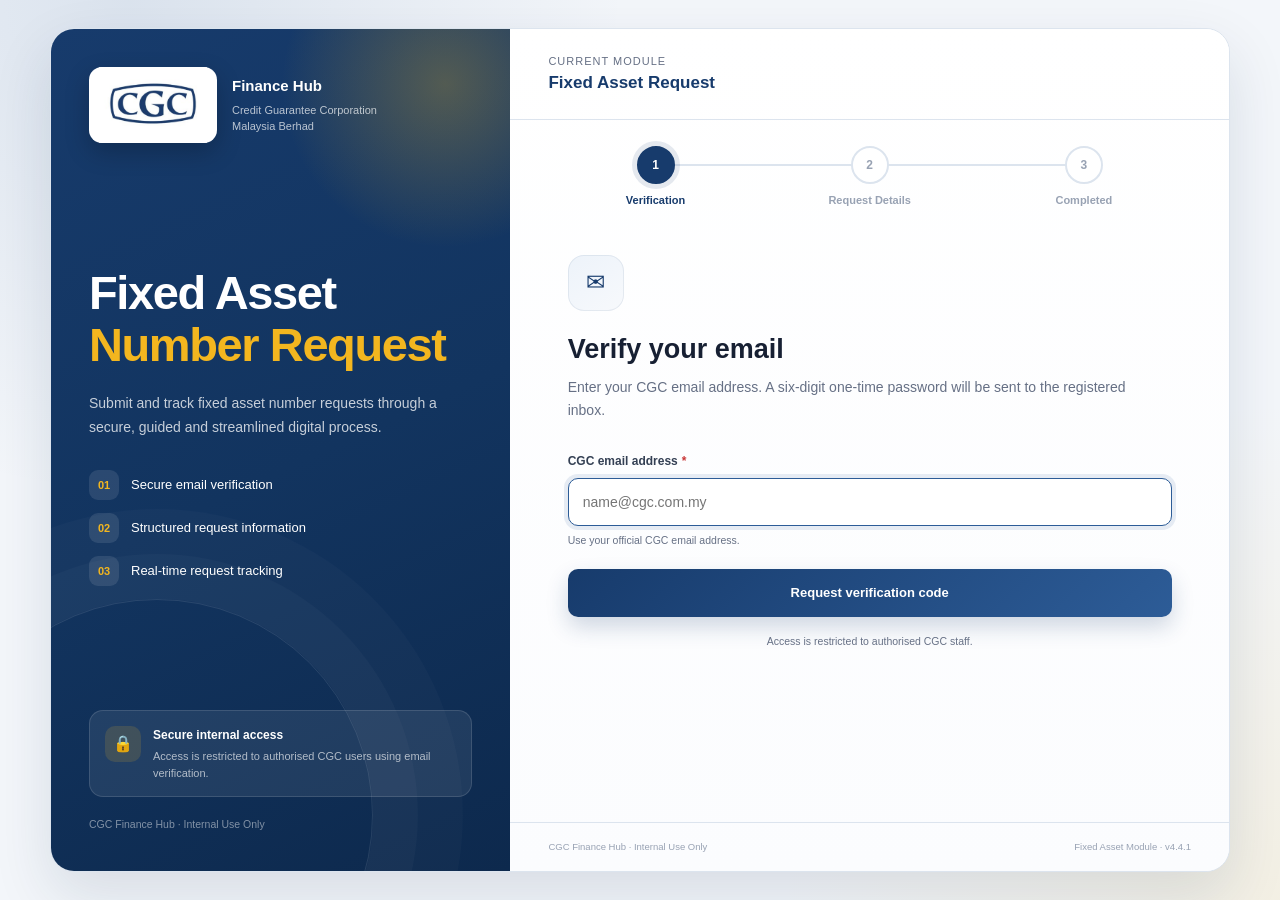
<file: fixed-asset/fa-request.html>
<!DOCTYPE html>
<html lang="en">
<head>
<meta charset="UTF-8">
<meta name="viewport" content="width=device-width,initial-scale=1.0">
<meta name="description" content="CGC Finance Hub Fixed Asset Number Request">
<title>Fixed Asset Number Request | CGC Finance Hub</title>
<style>
:root{--navy:#173b6c;--dark:#0d294d;--blue:#2d5c97;--gold:#f3b61f;--bg:#f3f6fa;--white:#fff;--soft:#f7f9fc;--line:#dce4ee;--text:#172033;--muted:#667085;--green:#16835a;--red:#c83737;--shadow:0 24px 60px rgba(15,39,71,.12)}
*{box-sizing:border-box;margin:0;padding:0}html{scroll-behavior:smooth}body{min-height:100vh;background:radial-gradient(circle at 10% 0,rgba(45,92,151,.12),transparent 34%),radial-gradient(circle at 100% 100%,rgba(243,182,31,.1),transparent 32%),var(--bg);color:var(--text);font-family:"Segoe UI",Arial,sans-serif;line-height:1.5}button,input,select,textarea{font:inherit}.fa-hide{display:none!important}.fa-page{min-height:100vh;padding:28px}.fa-shell{width:min(1180px,100%);min-height:calc(100vh - 56px);margin:auto;overflow:hidden;background:#fff;border:1px solid var(--line);border-radius:24px;box-shadow:var(--shadow);display:grid;grid-template-columns:minmax(340px,39%) minmax(0,61%)}
.fa-brand{position:relative;overflow:hidden;min-height:720px;padding:38px;color:#fff;background:linear-gradient(155deg,var(--navy),#12345f 52%,var(--dark));display:flex;flex-direction:column}.fa-brand:before{content:"";position:absolute;top:-110px;right:-100px;width:330px;height:330px;border-radius:50%;background:radial-gradient(circle,rgba(243,182,31,.28),rgba(243,182,31,.05) 58%,transparent 70%)}.fa-brand:after{content:"";position:absolute;bottom:-160px;left:-110px;width:430px;height:430px;border:1px solid rgba(255,255,255,.1);border-radius:50%;box-shadow:0 0 0 45px rgba(255,255,255,.025),0 0 0 90px rgba(255,255,255,.018)}.fa-brand-top,.fa-brand-content,.fa-security,.fa-brand-footer{position:relative;z-index:1}.fa-brand-top{display:flex;align-items:center;gap:15px}.fa-logo{width:128px;height:76px;flex:0 0 auto;padding:8px;overflow:hidden;border-radius:13px;background:#fff;box-shadow:0 9px 25px rgba(0,0,0,.22);display:flex;align-items:center;justify-content:center}.fa-logo-image{display:block;width:100%;height:100%;object-fit:contain;transform:scale(1.8);transform-origin:center}.fa-brand-name strong{display:block;font-size:15px}.fa-brand-name span{display:block;max-width:190px;margin-top:4px;color:rgba(255,255,255,.7);font-size:11px}.fa-brand-content{margin:auto 0;padding:48px 0}.fa-brand h1{font-size:clamp(32px,4vw,47px);line-height:1.1;letter-spacing:-1.4px}.fa-brand h1 span{display:block;color:var(--gold)}.fa-brand-description{max-width:410px;margin-top:20px;color:rgba(255,255,255,.76);font-size:14px;line-height:1.75}.fa-features{display:grid;gap:13px;margin-top:30px}.fa-feature{display:flex;align-items:center;gap:12px;font-size:13px}.fa-feature b{width:30px;height:30px;border-radius:9px;background:rgba(255,255,255,.1);color:var(--gold);display:grid;place-items:center;font-size:11px}.fa-security{padding:15px;border:1px solid rgba(255,255,255,.13);border-radius:14px;background:rgba(255,255,255,.08);display:flex;gap:12px}.fa-security-icon{width:36px;height:36px;flex:0 0 auto;border-radius:10px;background:rgba(243,182,31,.14);color:var(--gold);display:grid;place-items:center}.fa-security strong{display:block;font-size:12px}.fa-security span{display:block;margin-top:4px;color:rgba(255,255,255,.65);font-size:11px}.fa-brand-footer{margin-top:20px;color:rgba(255,255,255,.48);font-size:10.5px}.fa-app{min-width:0;display:flex;flex-direction:column;background:linear-gradient(180deg,#fff,#fbfcfe)}.fa-app-header{min-height:88px;padding:24px 38px;border-bottom:1px solid var(--line);display:flex;align-items:center;justify-content:space-between}.fa-app-header small{display:block;color:var(--muted);font-size:11px;letter-spacing:1px;text-transform:uppercase}.fa-app-header strong{color:var(--navy);font-size:17px}.fa-signout{padding:9px 14px;border:1px solid var(--line);border-radius:999px;background:#fff;color:var(--navy);font-size:12px;font-weight:650;cursor:pointer}.fa-progress{padding:26px 38px 0}.fa-stepper{position:relative;display:grid;grid-template-columns:repeat(3,1fr)}.fa-stepper:before{content:"";position:absolute;top:18px;left:calc(16.66% + 18px);right:calc(16.66% + 18px);height:2px;background:var(--line)}.fa-step{position:relative;z-index:1;color:#98a2b3;text-align:center;display:flex;flex-direction:column;align-items:center}.fa-step-number{width:38px;height:38px;margin-bottom:8px;border:2px solid var(--line);border-radius:50%;background:#fff;display:grid;place-items:center;font-size:12px;font-weight:700}.fa-step-label{font-size:11px;font-weight:650}.fa-step.fa-step-active{color:var(--navy)}.fa-step.fa-step-active .fa-step-number{border-color:var(--navy);background:var(--navy);color:#fff;box-shadow:0 0 0 5px rgba(23,59,108,.11)}.fa-step.fa-step-done{color:var(--green)}.fa-step.fa-step-done .fa-step-number{border-color:var(--green);background:var(--green);color:#fff}.fa-content{width:min(680px,100%);margin:auto;padding:46px 38px 42px;flex:1}.fa-screen{animation:enter .3s ease}@keyframes enter{from{opacity:0;transform:translateY(10px)}to{opacity:1;transform:none}}.fa-screen-icon{width:56px;height:56px;margin-bottom:22px;border-radius:16px;background:linear-gradient(145deg,#edf3fa,#f7f9fc);color:var(--navy);box-shadow:inset 0 0 0 1px rgba(23,59,108,.08);display:grid;place-items:center;font-size:23px}.fa-title{font-size:27px;line-height:1.25}.fa-lead{max-width:560px;margin-top:10px;color:var(--muted);font-size:14px;line-height:1.65}.fa-form{margin-top:30px}.fa-field{margin-bottom:20px}.fa-field label{display:flex;gap:4px;margin-bottom:8px;color:#344054;font-size:12px;font-weight:650}.fa-required{color:var(--red)}.fa-optional{color:var(--muted);font-weight:500}.fa-field input,.fa-field select,.fa-field textarea{width:100%;min-height:48px;padding:12px 14px;border:1px solid var(--line);border-radius:10px;outline:none;background:#fff;color:var(--text);font-size:14px}.fa-field textarea{min-height:108px;resize:vertical}.fa-field input:focus,.fa-field select:focus,.fa-field textarea:focus{border-color:var(--blue);box-shadow:0 0 0 4px rgba(45,92,151,.11)}.fa-field .fa-bad{border-color:var(--red)}.fa-hint{margin-top:7px;color:var(--muted);font-size:10.5px;display:flex;justify-content:space-between;gap:10px}.fa-grid{display:grid;grid-template-columns:repeat(2,minmax(0,1fr));gap:16px}.fa-btn{min-height:48px;padding:12px 20px;border:0;border-radius:10px;font-size:13px;font-weight:700;cursor:pointer}.fa-btn-primary{background:linear-gradient(135deg,var(--navy),var(--blue));color:#fff;box-shadow:0 10px 22px rgba(23,59,108,.2)}.fa-btn-secondary{border:1px solid var(--line);background:#fff;color:#344054}.fa-btn-block{width:100%}.fa-btn:disabled{cursor:not-allowed;opacity:.55}.fa-actions{margin-top:28px;display:flex;justify-content:flex-end;gap:12px}.fa-actions-center{justify-content:center}.fa-msg{margin-bottom:18px;padding:12px 14px;border-radius:10px;font-size:12px}.fa-msg-error{border:1px solid #f1c5c5;background:#fff3f3;color:#9f2929}.fa-msg-ok{border:1px solid #b8dfcf;background:#effaf5;color:#126b4b}.fa-msg-warn{border:1px solid #f0d59d;background:#fff9ec;color:#885600}.fa-access-note{margin-top:17px;color:var(--muted);text-align:center;font-size:10.5px}.fa-otp-email{margin-top:24px;padding:14px 16px;border:1px solid var(--line);border-radius:12px;background:var(--soft);color:var(--muted);font-size:12px}.fa-otp-email strong{color:var(--navy)}.fa-otp-group{margin:28px 0 15px;display:grid;grid-template-columns:repeat(6,minmax(42px,58px));justify-content:center;gap:10px}.fa-otp-box{width:100%;height:62px;border:1px solid var(--line);border-radius:12px;outline:none;text-align:center;color:var(--navy);font-size:25px;font-weight:750}.fa-otp-box:focus{border-color:var(--blue);box-shadow:0 0 0 4px rgba(45,92,151,.11)}.fa-otp-box.fa-filled{border-color:var(--navy);background:#f8fbff}.fa-otp-box.fa-bad{border-color:var(--red);background:#fff4f4}.fa-otp-meta{margin-bottom:22px;color:var(--muted);text-align:center;font-size:11px}.fa-otp-meta strong{color:var(--navy)}.fa-subactions{margin-top:16px;display:flex;justify-content:space-between}.fa-link{padding:4px 0;border:0;background:transparent;color:var(--navy);font-size:11.5px;font-weight:650;cursor:pointer}.fa-user-card{margin-bottom:22px;padding:14px;border:1px solid var(--line);border-radius:14px;background:var(--soft);display:flex;align-items:center;gap:12px}.fa-avatar{width:42px;height:42px;border-radius:12px;background:linear-gradient(145deg,var(--navy),var(--blue));color:#fff;display:grid;place-items:center;font-weight:750}.fa-user-details{min-width:0}.fa-user-details strong,.fa-user-details small{display:block;overflow:hidden;text-overflow:ellipsis;white-space:nowrap}.fa-user-details small{color:var(--muted);font-size:10.5px}.fa-department{margin-left:auto;padding:5px 10px;border-radius:999px;background:#eaf1f9;color:var(--navy);font-size:10px;font-weight:700}.fa-summary{margin-top:7px;padding:16px 17px;border:1px solid var(--line);border-left:4px solid var(--gold);border-radius:12px;background:linear-gradient(135deg,#f8fafc,#f1f5fa);display:flex;justify-content:space-between;align-items:center;gap:12px}.fa-summary span{color:var(--muted);font-size:11px;font-weight:650}.fa-summary strong{color:var(--navy);font-size:18px;white-space:nowrap}.fa-success{text-align:center;padding-top:34px}.fa-success-icon{width:76px;height:76px;margin:0 auto 22px;border:1px solid #b9dfd1;border-radius:24px;background:#ecf9f4;color:var(--green);display:grid;place-items:center;font-size:34px}.fa-reference{margin:26px auto 14px;padding:18px;border:1px dashed var(--blue);border-radius:14px;background:#f6f9fd}.fa-reference span{display:block;color:var(--muted);font-size:10px;font-weight:700;text-transform:uppercase}.fa-reference strong{color:var(--navy);font:700 22px Consolas,monospace}.fa-success-status{margin-bottom:18px;color:var(--muted);font-size:12px}.fa-success-note{max-width:480px;margin:0 auto 20px;color:var(--muted);font-size:12px}.fa-upload-result{max-width:520px;margin:0 auto 18px;text-align:left}.fa-footer{padding:17px 38px;border-top:1px solid var(--line);color:#98a2b3;font-size:9.5px;display:flex;justify-content:space-between}.fa-loader{position:fixed;inset:0;z-index:9999;background:rgba(245,248,252,.88);display:grid;place-items:center}.fa-loader-card{min-width:190px;padding:24px;border:1px solid var(--line);border-radius:18px;background:#fff;box-shadow:var(--shadow);text-align:center}.fa-spinner{width:40px;height:40px;margin:0 auto 13px;border:4px solid #e4eaf1;border-top-color:var(--navy);border-radius:50%;animation:spin .75s linear infinite}@keyframes spin{to{transform:rotate(360deg)}}
/* ---------- File upload (BCA) ---------- */
.fa-upload{border:1.5px dashed #c3cfdf;border-radius:12px;background:var(--soft);transition:border-color .2s,background .2s}.fa-upload:hover{border-color:var(--blue)}.fa-upload.fa-drag{border-color:var(--blue);background:#eef4fb}.fa-upload.fa-bad{border-color:var(--red);background:#fff4f4}.fa-upload-input{display:none}.fa-upload-empty{display:flex;flex-direction:column;align-items:center;gap:3px;padding:22px 16px;cursor:pointer;text-align:center;color:#344054;font-size:13px}.fa-upload-empty strong{color:var(--navy)}.fa-upload-empty small{color:var(--muted);font-size:11px}.fa-upload-icon{width:42px;height:42px;margin-bottom:6px;border-radius:12px;background:#fff;box-shadow:inset 0 0 0 1px var(--line);display:grid;place-items:center;color:var(--navy);font-size:19px}.fa-upload.fa-has-file{border-style:solid;border-color:var(--line);background:#fff}.fa-upload-files{padding:14px}.fa-upload-summary{display:flex;align-items:center;justify-content:space-between;gap:12px;padding-bottom:12px;border-bottom:1px solid var(--line)}.fa-upload-summary strong{display:block;color:var(--navy);font-size:13px}.fa-upload-summary small{display:block;margin-top:2px;color:var(--muted);font-size:10.5px}.fa-upload-summary-actions{display:flex;gap:8px}.fa-upload-add{padding:7px 12px;border:1px solid var(--line);border-radius:8px;background:#fff;color:var(--navy);font-size:12px;font-weight:650;cursor:pointer}.fa-upload-add:hover{background:#eef4fb;border-color:#c3cfdf}.fa-upload-file-list{display:grid;gap:9px;margin-top:12px;max-height:320px;overflow-y:auto}.fa-upload-file-row{display:flex;align-items:center;gap:11px;padding:10px 11px;border:1px solid var(--line);border-radius:10px;background:var(--soft)}.fa-file-icon{width:40px;height:40px;flex:0 0 auto;border-radius:10px;background:linear-gradient(145deg,var(--navy),var(--blue));color:#fff;display:grid;place-items:center;font-size:10px;font-weight:800;letter-spacing:.5px}.fa-file-info{flex:1;min-width:0}.fa-file-info strong{display:block;overflow:hidden;color:var(--text);font-size:12.5px;text-overflow:ellipsis;white-space:nowrap}.fa-file-info small{display:block;margin-top:2px;color:var(--muted);font-size:10.5px}.fa-file-remove{padding:7px 12px;border:1px solid var(--line);border-radius:8px;background:#fff;color:#b42318;font-size:12px;font-weight:650;cursor:pointer}.fa-file-remove:hover{background:#fff3f3;border-color:#f1c5c5}.fa-file-remove-one{width:32px;height:32px;flex:0 0 auto;border:1px solid var(--line);border-radius:8px;background:#fff;color:var(--red);font-size:16px;line-height:1;cursor:pointer}.fa-file-remove-one:hover{background:#fff3f3;border-color:#f1c5c5}
/* ---------- Tabs ---------- */
.fa-tabs{display:flex;gap:6px;padding:5px;margin-bottom:26px;border:1px solid var(--line);border-radius:12px;background:var(--soft)}.fa-tab{flex:1;padding:10px 12px;border:0;border-radius:9px;background:transparent;color:var(--muted);font-size:12.5px;font-weight:700;cursor:pointer;display:flex;align-items:center;justify-content:center;gap:7px;transition:background .2s,color .2s}.fa-tab:hover{color:var(--navy)}.fa-tab.fa-tab-active{background:#fff;color:var(--navy);box-shadow:0 2px 10px rgba(23,59,108,.1)}.fa-tab-count{min-width:20px;padding:1px 7px;border-radius:999px;background:var(--navy);color:#fff;font-size:10px;line-height:17px}
/* ---------- My requests ---------- */
.fa-stats{display:grid;grid-template-columns:repeat(4,minmax(0,1fr));gap:10px;margin:24px 0 18px}.fa-stat{padding:13px 10px;border:1px solid var(--line);border-radius:12px;background:#fff;text-align:center}.fa-stat b{display:block;font-size:21px;line-height:1.2}.fa-stat span{font-size:10.5px;font-weight:650;color:var(--muted)}.fa-stat-submitted b{color:#1f5aa6}.fa-stat-pending b{color:#b26b00}.fa-stat-approved b{color:var(--green)}.fa-stat-rejected b{color:#b42318}
.fa-toolbar{display:flex;gap:10px;margin-bottom:16px}.fa-toolbar input,.fa-toolbar select{min-height:42px;padding:9px 12px;border:1px solid var(--line);border-radius:10px;outline:none;background:#fff;color:var(--text);font-size:13px}.fa-toolbar input{flex:1;min-width:0}.fa-toolbar input:focus,.fa-toolbar select:focus{border-color:var(--blue);box-shadow:0 0 0 4px rgba(45,92,151,.11)}.fa-toolbar .fa-btn{min-height:42px;padding:9px 14px;font-size:12.5px}
.fa-req-card{margin-bottom:12px;padding:16px 18px;border:1px solid var(--line);border-radius:14px;background:#fff;transition:box-shadow .2s,border-color .2s}.fa-req-card:hover{border-color:#c9d5e4;box-shadow:0 8px 22px rgba(15,39,71,.06)}.fa-req-head{display:flex;justify-content:space-between;align-items:flex-start;gap:12px}.fa-req-no{color:var(--navy);font:700 14px Consolas,monospace}.fa-req-date{margin-top:2px;color:var(--muted);font-size:11px}.fa-badge-status{padding:4px 11px;border-radius:999px;font-size:10.5px;font-weight:700;white-space:nowrap}.fa-st-submitted{background:#e7f0fb;color:#1f5aa6}.fa-st-pending{background:#fff4e0;color:#9a5b00}.fa-st-approved{background:#e8f6ef;color:var(--green)}.fa-st-rejected{background:#fdecec;color:#b42318}.fa-st-other{background:#eef1f5;color:#475467}.fa-req-desc{margin:10px 0 12px;color:var(--text);font-size:13px;word-break:break-word}.fa-req-meta{display:grid;grid-template-columns:repeat(3,minmax(0,1fr));gap:10px 16px;padding-top:12px;border-top:1px dashed var(--line)}.fa-req-meta small{display:block;color:var(--muted);font-size:9.5px;font-weight:700;letter-spacing:.5px;text-transform:uppercase}.fa-req-meta b{display:block;overflow:hidden;color:var(--text);font-size:12.5px;font-weight:650;text-overflow:ellipsis;white-space:nowrap}.fa-req-remark,.fa-req-note{margin-top:12px;padding:10px 12px;border-radius:9px;font-size:12px}.fa-req-remark{background:#fff3f3;color:#9f2929}.fa-req-note{background:var(--soft);color:#475467}.fa-empty{padding:40px 16px;border:1px dashed var(--line);border-radius:14px;color:var(--muted);text-align:center;font-size:13px}
@media(max-width:940px){.fa-page{padding:0}.fa-shell{min-height:100vh;border:0;border-radius:0;box-shadow:none;grid-template-columns:1fr}.fa-brand{min-height:auto;padding:24px}.fa-brand-content{margin:35px 0 28px;padding:0}.fa-brand h1{font-size:34px}.fa-features,.fa-security,.fa-brand-footer{display:none}}
@media(max-width:640px){.fa-brand{padding:20px}.fa-logo{width:108px;height:66px}.fa-brand-content{margin:28px 0 20px}.fa-brand h1{font-size:29px}.fa-app-header{min-height:72px;padding:18px 20px}.fa-progress{padding:22px 20px 0}.fa-content{padding:34px 20px 36px}.fa-title{font-size:23px}.fa-grid{grid-template-columns:1fr;gap:0}.fa-otp-group{grid-template-columns:repeat(6,minmax(34px,1fr));gap:6px}.fa-otp-box{height:54px;font-size:21px}.fa-actions{flex-direction:column-reverse}.fa-actions .fa-btn{width:100%}.fa-footer{padding:15px 20px;flex-direction:column;text-align:center}.fa-stats{grid-template-columns:repeat(2,minmax(0,1fr))}.fa-toolbar{flex-direction:column}.fa-req-meta{grid-template-columns:repeat(2,minmax(0,1fr))}.fa-upload-summary{flex-direction:column;align-items:flex-start}}
</style>
</head>
<body>
<div class="fa-page"><div class="fa-shell">

<aside class="fa-brand">
<div class="fa-brand-top"><div class="fa-logo"><img class="fa-logo-image" src="../assets/images/cgc-logo.jpg" alt="CGC logo"></div><div class="fa-brand-name"><strong>Finance Hub</strong><span>Credit Guarantee Corporation Malaysia Berhad</span></div></div>
<div class="fa-brand-content"><h1>Fixed Asset <span>Number Request</span></h1><p class="fa-brand-description">Submit and track fixed asset number requests through a secure, guided and streamlined digital process.</p><div class="fa-features"><div class="fa-feature"><b>01</b><span>Secure email verification</span></div><div class="fa-feature"><b>02</b><span>Structured request information</span></div><div class="fa-feature"><b>03</b><span>Real-time request tracking</span></div></div></div>
<div class="fa-security"><div class="fa-security-icon">&#128274;</div><div><strong>Secure internal access</strong><span>Access is restricted to authorised CGC users using email verification.</span></div></div><div class="fa-brand-footer">CGC Finance Hub &middot; Internal Use Only</div>
</aside>

<section class="fa-app">
<header class="fa-app-header"><div><small>Current module</small><strong>Fixed Asset Request</strong></div><button type="button" id="faBtnSignOut" class="fa-signout fa-hide">Sign out</button></header>
<div class="fa-progress"><nav class="fa-stepper"><div class="fa-step fa-step-active" data-step="1"><span class="fa-step-number">1</span><span class="fa-step-label">Verification</span></div><div class="fa-step" data-step="2"><span class="fa-step-number">2</span><span class="fa-step-label">Request Details</span></div><div class="fa-step" data-step="3"><span class="fa-step-number">3</span><span class="fa-step-label">Completed</span></div></nav></div>

<main class="fa-content">

<!-- SCREEN 1 : EMAIL -->
<section id="faScreenEmail" class="fa-screen"><div class="fa-screen-icon">&#9993;</div><h2 class="fa-title">Verify your email</h2><p class="fa-lead">Enter your CGC email address. A six-digit one-time password will be sent to the registered inbox.</p><div class="fa-form"><div class="fa-field"><label for="faEmail">CGC email address <span class="fa-required">*</span></label><input type="email" id="faEmail" placeholder="name@cgc.com.my" autocomplete="email" spellcheck="false"><div class="fa-hint"><span>Use your official CGC email address.</span></div></div><div id="faEmailMsg" class="fa-msg fa-hide" role="alert"></div><button type="button" id="faBtnRequestOtp" class="fa-btn fa-btn-primary fa-btn-block">Request verification code</button><p class="fa-access-note">Access is restricted to authorised CGC staff.</p></div></section>

<!-- SCREEN 2 : OTP -->
<section id="faScreenOtp" class="fa-screen fa-hide"><div class="fa-screen-icon">&#128274;</div><h2 class="fa-title">Enter verification code</h2><p class="fa-lead">Enter the six-digit code sent to the registered email address.</p><div class="fa-otp-email">Verification code sent to <strong id="faMaskedEmail"></strong></div><div class="fa-otp-group" id="faOtpGroup"><input type="text" maxlength="1" inputmode="numeric" class="fa-otp-box" autocomplete="one-time-code"><input type="text" maxlength="1" inputmode="numeric" class="fa-otp-box"><input type="text" maxlength="1" inputmode="numeric" class="fa-otp-box"><input type="text" maxlength="1" inputmode="numeric" class="fa-otp-box"><input type="text" maxlength="1" inputmode="numeric" class="fa-otp-box"><input type="text" maxlength="1" inputmode="numeric" class="fa-otp-box"></div><div class="fa-otp-meta" id="faCountdown">Code expires in <strong id="faTimer">01:00</strong></div><div id="faOtpMsg" class="fa-msg fa-hide"></div><button type="button" id="faBtnVerify" class="fa-btn fa-btn-primary fa-btn-block">Verify and continue</button><div class="fa-subactions"><button type="button" id="faBtnResend" class="fa-link" disabled>Resend code (<span id="faResendTimer">60</span>s)</button><button type="button" id="faBtnChangeEmail" class="fa-link">Change email address</button></div></section>

<!-- SCREEN 3 : REQUEST FORM + MY REQUESTS -->
<section id="faScreenForm" class="fa-screen fa-hide">

<div class="fa-user-card"><div class="fa-avatar" id="faAvatar"></div><div class="fa-user-details"><strong id="faUserName"></strong><small id="faUserEmail"></small></div><span class="fa-department" id="faUserDept"></span></div>

<div class="fa-tabs" role="tablist">
<button type="button" id="faTabNew" class="fa-tab fa-tab-active" role="tab">&#10133; New request</button>
<button type="button" id="faTabMine" class="fa-tab" role="tab">&#128203; My requests <span id="faTabMineCount" class="fa-tab-count fa-hide">0</span></button>
</div>

<!-- PANEL : NEW REQUEST -->
<div id="faPanelNew">
<h2 class="fa-title">Request details</h2><p class="fa-lead">Complete the required information. Finance will use the submitted details to create the fixed asset record in SAP S/4HANA.</p>

<form id="faForm" class="fa-form" novalidate>

<div class="fa-field"><label for="faCategory">Request category <span class="fa-required">*</span></label><select id="faCategory"><option value="">Select request category</option><option value="FAS">FAS</option><option value="IT">IT</option></select></div>

<div class="fa-field"><label for="faAssetDetails">Particulars or details of asset <span class="fa-required">*</span></label><textarea id="faAssetDetails" maxlength="500" placeholder="Provide a clear description of the asset"></textarea><div class="fa-hint"><span>Include sufficient details for Finance processing.</span><span><span id="faCharCount">0</span>/500</span></div></div>

<div class="fa-grid">
<div class="fa-field"><label for="faAssetClass">Asset class <span class="fa-required">*</span></label><select id="faAssetClass"><option value="">Loading asset classes</option></select></div>
<div class="fa-field"><label for="faAssetType">Asset type <span class="fa-required">*</span></label><select id="faAssetType"><option value="">Select an asset class first</option></select></div>
</div>

<div class="fa-grid">
<div class="fa-field"><label for="faAmount">Amount per unit (RM) <span class="fa-required">*</span></label><input type="number" id="faAmount" min="0" step="0.01" placeholder="0.00"></div>
<div class="fa-field"><label for="faQuantity">Quantity <span class="fa-required">*</span></label><input type="number" id="faQuantity" min="1" step="1" placeholder="Enter quantity"></div>
</div>

<div class="fa-field"><label for="faLocation">Location <span class="fa-required">*</span></label><select id="faLocation"><option value="">Loading locations</option></select></div>

<!-- DRAFT BUSINESS CASE APPROVAL (BCA) : MULTIPLE FILES -->
<div class="fa-field">
<label for="faBcaFile">Draft of Business Case Approval (BCA) <span id="faBcaReq" class="fa-required fa-hide">*</span><span id="faBcaOpt" class="fa-optional">(optional)</span></label>
<div class="fa-upload" id="faBcaZone">
<input type="file" id="faBcaFile" class="fa-upload-input" accept=".pdf,.doc,.docx,.xls,.xlsx,.ppt,.pptx" multiple>
<label for="faBcaFile" class="fa-upload-empty" id="faBcaEmpty"><span class="fa-upload-icon">&#8679;</span><span><strong>Click to upload</strong> or drag and drop files</span><small id="faBcaHint">PDF, Word, Excel or PowerPoint &middot; add as many files as needed</small></label>
<div class="fa-upload-files fa-hide" id="faBcaSelected">
<div class="fa-upload-summary"><div><strong id="faBcaCount">0 files selected</strong><small id="faBcaTotalSize">0 B total</small></div><div class="fa-upload-summary-actions"><label for="faBcaFile" class="fa-upload-add">&#10133; Add more</label><button type="button" id="faBcaRemoveAll" class="fa-file-remove">Remove all</button></div></div>
<div id="faBcaFileList" class="fa-upload-file-list"></div>
</div>
</div>
</div>

<div class="fa-summary" id="faSummary"><span>Total amount</span><strong id="faTotal">RM 0.00</strong></div>

<div id="faFormMsg" class="fa-msg fa-hide"></div>
<div class="fa-actions"><button type="button" id="faBtnClear" class="fa-btn fa-btn-secondary">Clear form</button><button type="submit" id="faBtnSubmit" class="fa-btn fa-btn-primary">Submit request</button></div>
</form>
</div>

<!-- PANEL : MY REQUESTS -->
<div id="faPanelMine" class="fa-hide">
<h2 class="fa-title">My requests</h2><p class="fa-lead">Track the status of the Fixed Asset Number requests you have submitted.</p>

<div class="fa-stats">
<div class="fa-stat fa-stat-submitted"><b id="faCountSubmitted">0</b><span>Submitted</span></div>
<div class="fa-stat fa-stat-pending"><b id="faCountPending">0</b><span>Pending</span></div>
<div class="fa-stat fa-stat-approved"><b id="faCountApproved">0</b><span>Approved</span></div>
<div class="fa-stat fa-stat-rejected"><b id="faCountRejected">0</b><span>Rejected</span></div>
</div>

<div class="fa-toolbar">
<input type="search" id="faReqSearch" placeholder="Search by reference number or asset details">
<select id="faReqFilter"><option value="">All statuses</option><option value="Submitted">Submitted</option><option value="Pending">Pending</option><option value="Approved">Approved</option><option value="Rejected">Rejected</option></select>
<button type="button" id="faBtnRefresh" class="fa-btn fa-btn-secondary">&#8635; Refresh</button>
</div>

<div id="faListMsg" class="fa-msg fa-hide"></div>
<div id="faReqList"></div>
</div>

</section>

<!-- SCREEN 4 : SUCCESS -->
<section id="faScreenDone" class="fa-screen fa-success fa-hide"><div class="fa-success-icon">&#10003;</div><h2 class="fa-title">Request submitted successfully</h2><p class="fa-lead" style="margin-left:auto;margin-right:auto">The request has been recorded and submitted to Finance for review.</p><div class="fa-reference"><span>Request reference number</span><strong id="faRefNo"></strong></div><div class="fa-success-status">Current status: <span class="fa-badge-status fa-st-submitted">Submitted</span></div><div id="faUploadResult" class="fa-msg fa-upload-result fa-hide"></div><p class="fa-success-note">A summary has been sent to your email. You will be notified once Finance has reviewed your request, and you can track its progress under My requests.</p><div class="fa-actions fa-actions-center"><button type="button" id="faBtnViewMine" class="fa-btn fa-btn-secondary">View my requests</button><button type="button" id="faBtnAnother" class="fa-btn fa-btn-primary">Submit another request</button></div></section>

</main>
<footer class="fa-footer"><span>CGC Finance Hub &middot; Internal Use Only</span><span>Fixed Asset Module &middot; <span id="faVersion">v4.3.0</span></span></footer>
</section>
</div></div>

<div id="faLoader" class="fa-loader fa-hide"><div class="fa-loader-card"><div class="fa-spinner"></div><span id="faLoaderText">Processing...</span></div></div>

<script src="js/fa-config.js?v=4.3.0"></script>
<script src="js/fa-ui.js?v=4.3.0"></script>
<script src="js/fa-api.js?v=4.3.0"></script>
<script src="js/fa-otp.js?v=4.3.0"></script>
<script src="js/fa-request.js?v=4.3.0"></script>
</body>
</html>
</file>
